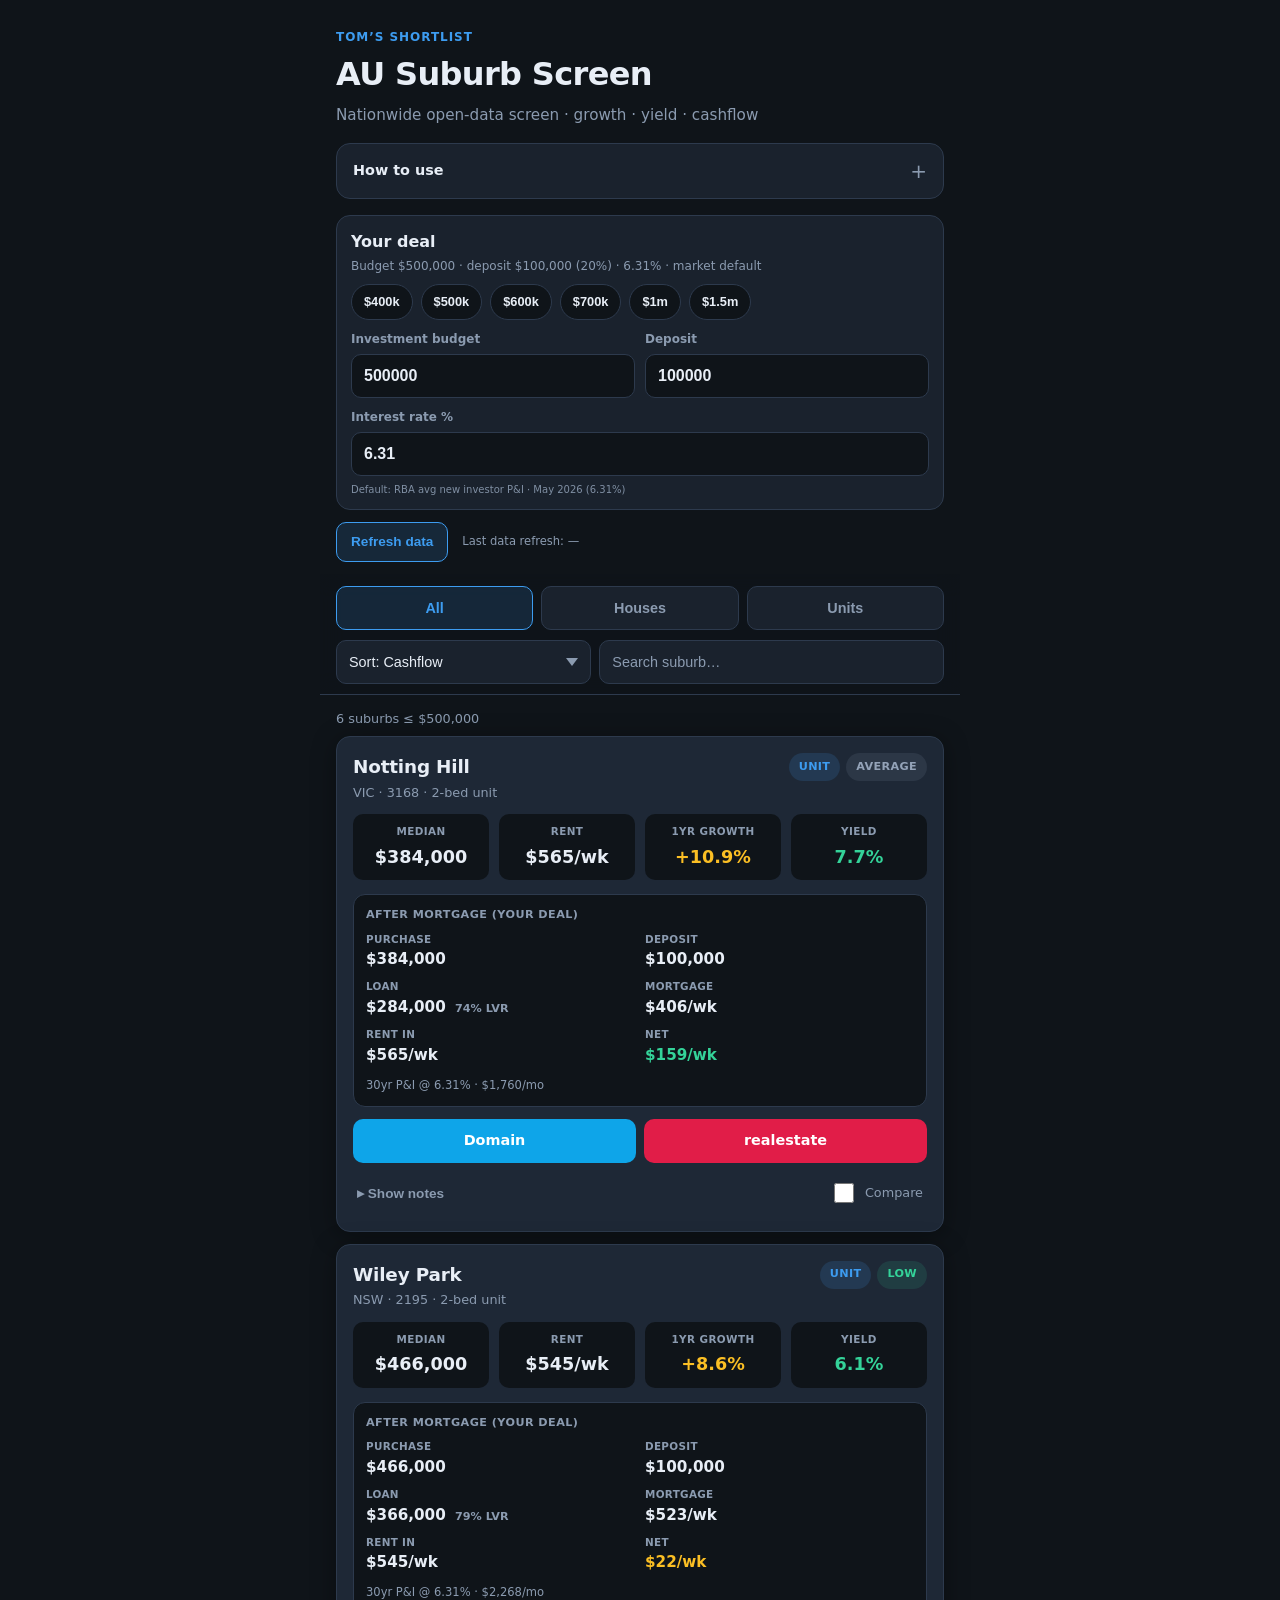
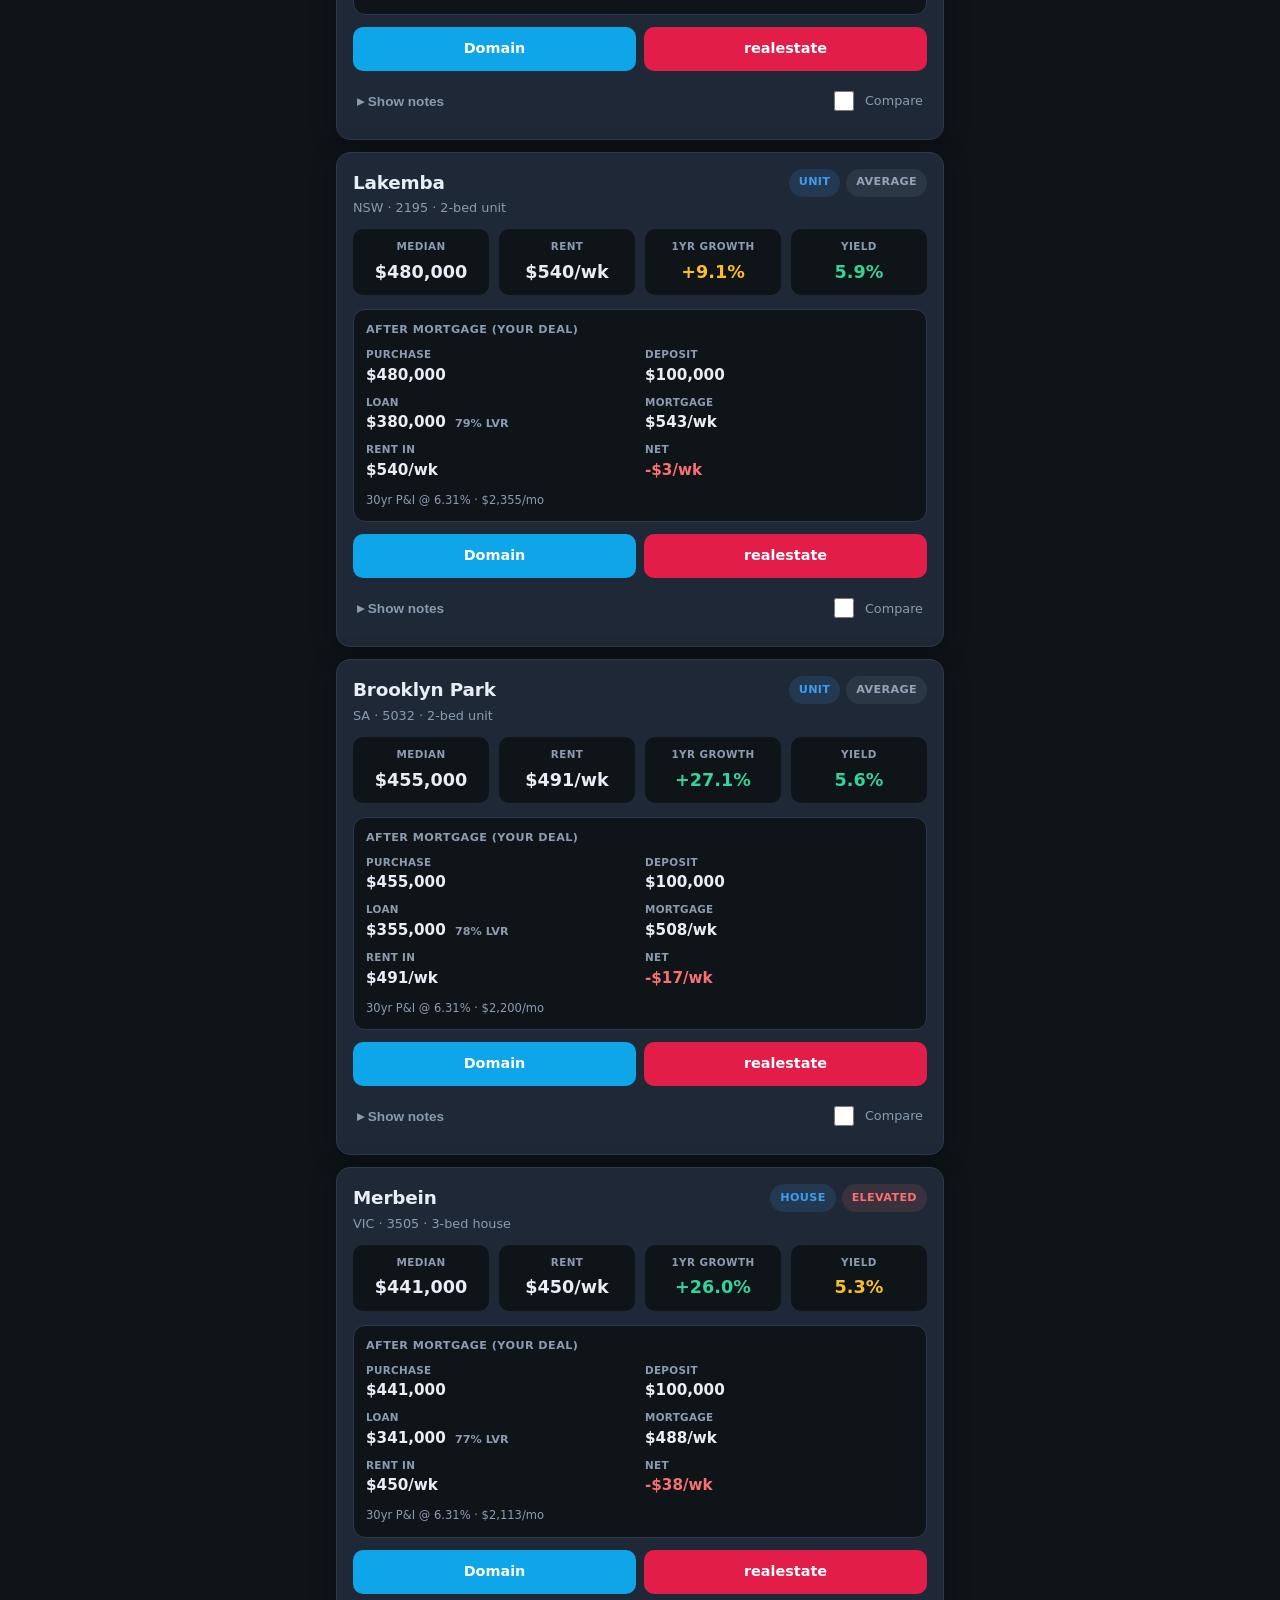
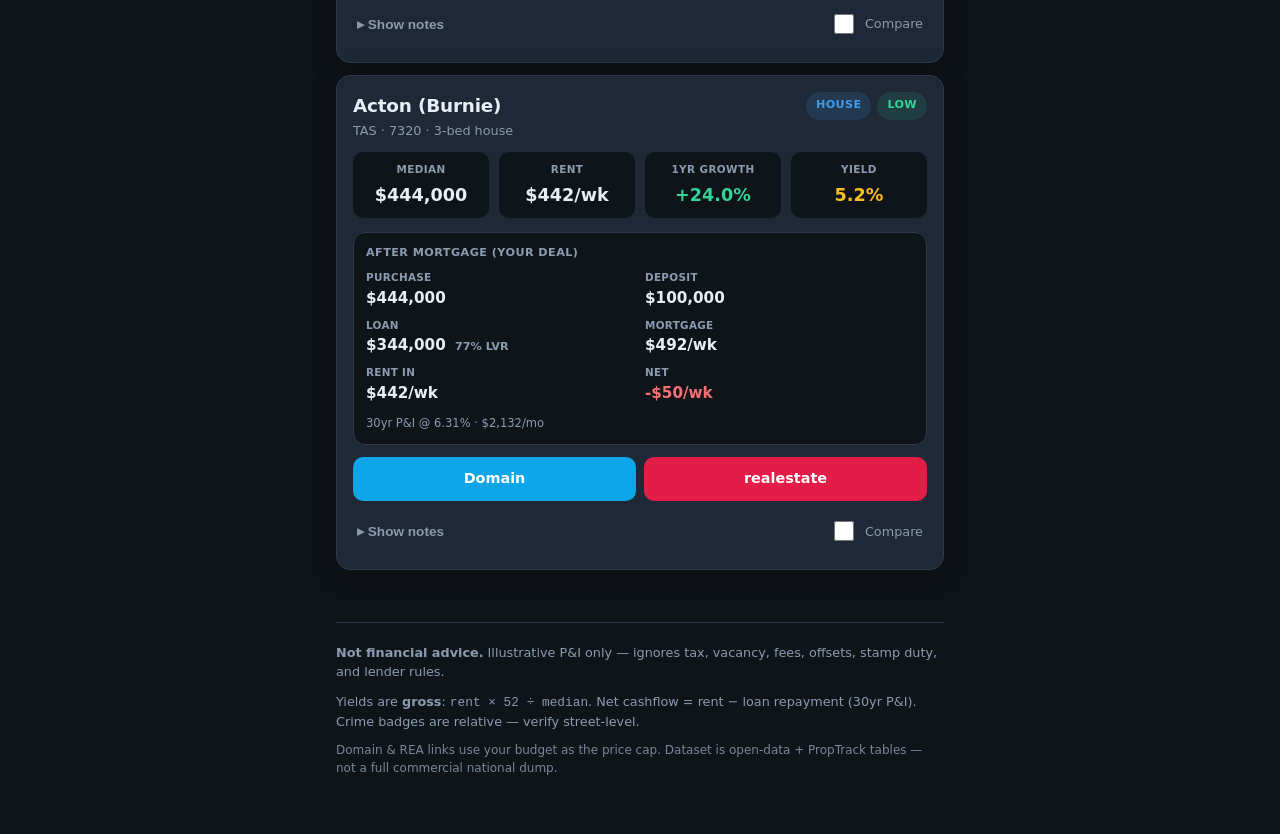
<file: index.html>
<!DOCTYPE html>
<html lang="en">
<head>
  <meta charset="UTF-8" />
  <meta name="viewport" content="width=device-width, initial-scale=1, viewport-fit=cover" />
  <meta name="theme-color" content="#0f1419" />
  <title>AU Suburb Shortlist — Investment Screen</title>
  <link rel="stylesheet" href="styles.css" />
</head>
<body>
  <div class="app">
    <header class="hero">
      <p class="eyebrow">Tom’s shortlist</p>
      <h1>AU Suburb Screen</h1>
      <p class="tagline">Nationwide open-data screen · growth · yield · cashflow</p>

      <details class="howto">
        <summary>How to use</summary>
        <ol>
          <li>Set your <strong>budget</strong>, <strong>deposit</strong>, and <strong>rate</strong> in Your deal (rate defaults to RBA investor average — override anytime).</li>
          <li>List filters to suburbs whose median fits your budget. Sort by cashflow, yield, growth, price, or crime.</li>
          <li>Each card shows rent vs mortgage and <strong>net $/wk</strong> after loan costs.</li>
          <li>Tap <strong>Domain</strong> / <strong>REA</strong> for listings capped at your budget.</li>
        </ol>
        <p class="howto-note">Coverage is partial — open government + PropTrack published tables, not every AU suburb. Use <strong>Refresh data</strong> to pull the latest published pack. Yield = rent × 52 ÷ median (gross). Cashflow: 30yr P&amp;I on (purchase − deposit). Not financial advice.</p>
      </details>
    </header>

    <section class="deal" id="deal" aria-label="Your deal">
      <div class="deal-top">
        <h2>Your deal</h2>
        <p class="deal-summary" id="finance-summary"></p>
      </div>
      <div class="deal-presets" aria-label="Budget presets">
        <button type="button" class="chip" data-budget="400000">$400k</button>
        <button type="button" class="chip" data-budget="500000">$500k</button>
        <button type="button" class="chip" data-budget="600000">$600k</button>
        <button type="button" class="chip" data-budget="700000">$700k</button>
        <button type="button" class="chip" data-budget="1000000">$1m</button>
        <button type="button" class="chip" data-budget="1500000">$1.5m</button>
      </div>
      <div class="deal-fields">
        <label class="field">
          <span>Investment budget</span>
          <input id="budget" type="number" inputmode="numeric" min="50000" step="10000" />
        </label>
        <label class="field">
          <span>Deposit</span>
          <input id="deposit" type="number" inputmode="numeric" min="0" step="5000" />
        </label>
        <label class="field field-rate">
          <span>Interest rate % <button type="button" class="linkish" id="rate-reset" hidden>Reset to market</button></span>
          <input id="rate" type="number" inputmode="decimal" min="0" max="20" step="0.01" />
          <small id="rate-hint">Default: RBA avg new investor P&amp;I · May 2026 (6.31%)</small>
        </label>
      </div>
    </section>


    <section class="data-bar" aria-label="Dataset">
      <div class="data-bar-row">
        <button type="button" class="btn-refresh" id="data-refresh">Refresh data</button>
        <p class="data-stamp" id="data-stamp">Last data refresh: —</p>
      </div>
      <p class="data-error" id="data-error" hidden></p>
    </section>

    <div class="filters" id="filters" role="search">
      <div class="type-tabs" role="tablist" aria-label="Property type">
        <button type="button" class="tab active" data-type="all" role="tab" aria-selected="true">All</button>
        <button type="button" class="tab" data-type="house" role="tab" aria-selected="false">Houses</button>
        <button type="button" class="tab" data-type="unit" role="tab" aria-selected="false">Units</button>
      </div>

      <div class="sort-row">
        <label class="sr-only" for="sort">Sort by</label>
        <select id="sort" class="sort-select">
          <option value="cashflow" selected>Sort: Cashflow</option>
          <option value="yield">Sort: Yield</option>
          <option value="growth">Sort: Growth</option>
          <option value="price">Sort: Price</option>
          <option value="crime">Sort: Crime</option>
        </select>
        <label class="search-wrap">
          <span class="sr-only">Search suburbs</span>
          <input type="search" id="search" placeholder="Search suburb…" autocomplete="off" />
        </label>
      </div>
    </div>

    <p class="count" id="count" aria-live="polite"></p>

    <main id="cards" class="cards" aria-label="Suburb shortlist"></main>

    <nav class="pager" id="pager" aria-label="Results pages" hidden></nav>

    <section class="compare" id="compare" hidden>
      <h2>Compare <span id="compare-count">0</span>/3</h2>
      <div class="compare-grid" id="compare-grid"></div>
      <button type="button" class="btn-clear" id="clear-compare">Clear comparison</button>
    </section>

    <footer class="footer">
      <p><strong>Not financial advice.</strong> Illustrative P&amp;I only — ignores tax, vacancy, fees, offsets, stamp duty, and lender rules.</p>
      <p>Yields are <strong>gross</strong>: <code>rent × 52 ÷ median</code>. Net cashflow = rent − loan repayment (30yr P&amp;I). Crime badges are relative — verify street-level.</p>
      <p class="footer-meta">Domain &amp; REA links use your budget as the price cap. Dataset is open-data + PropTrack tables — not a full commercial national dump.</p>
    </footer>
  </div>
  <script src="app.js"></script>
</body>
</html>
</file>
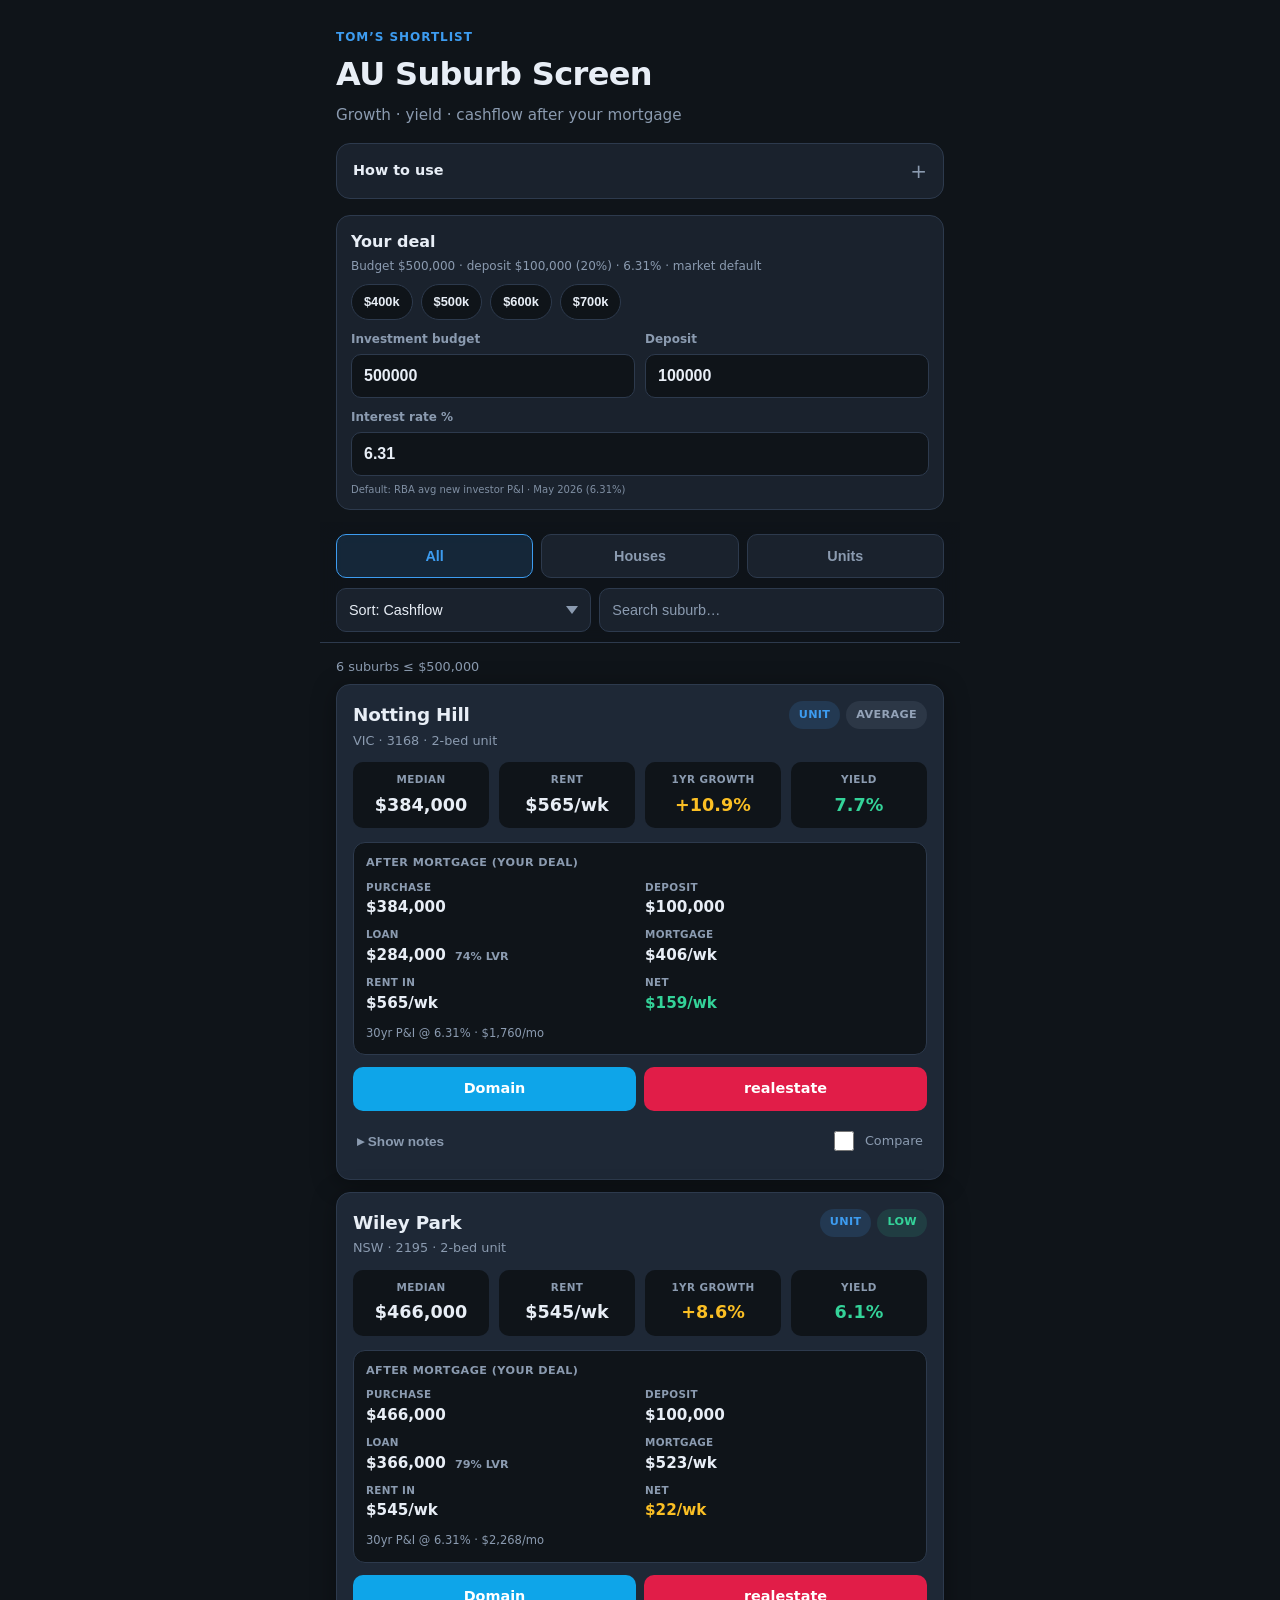
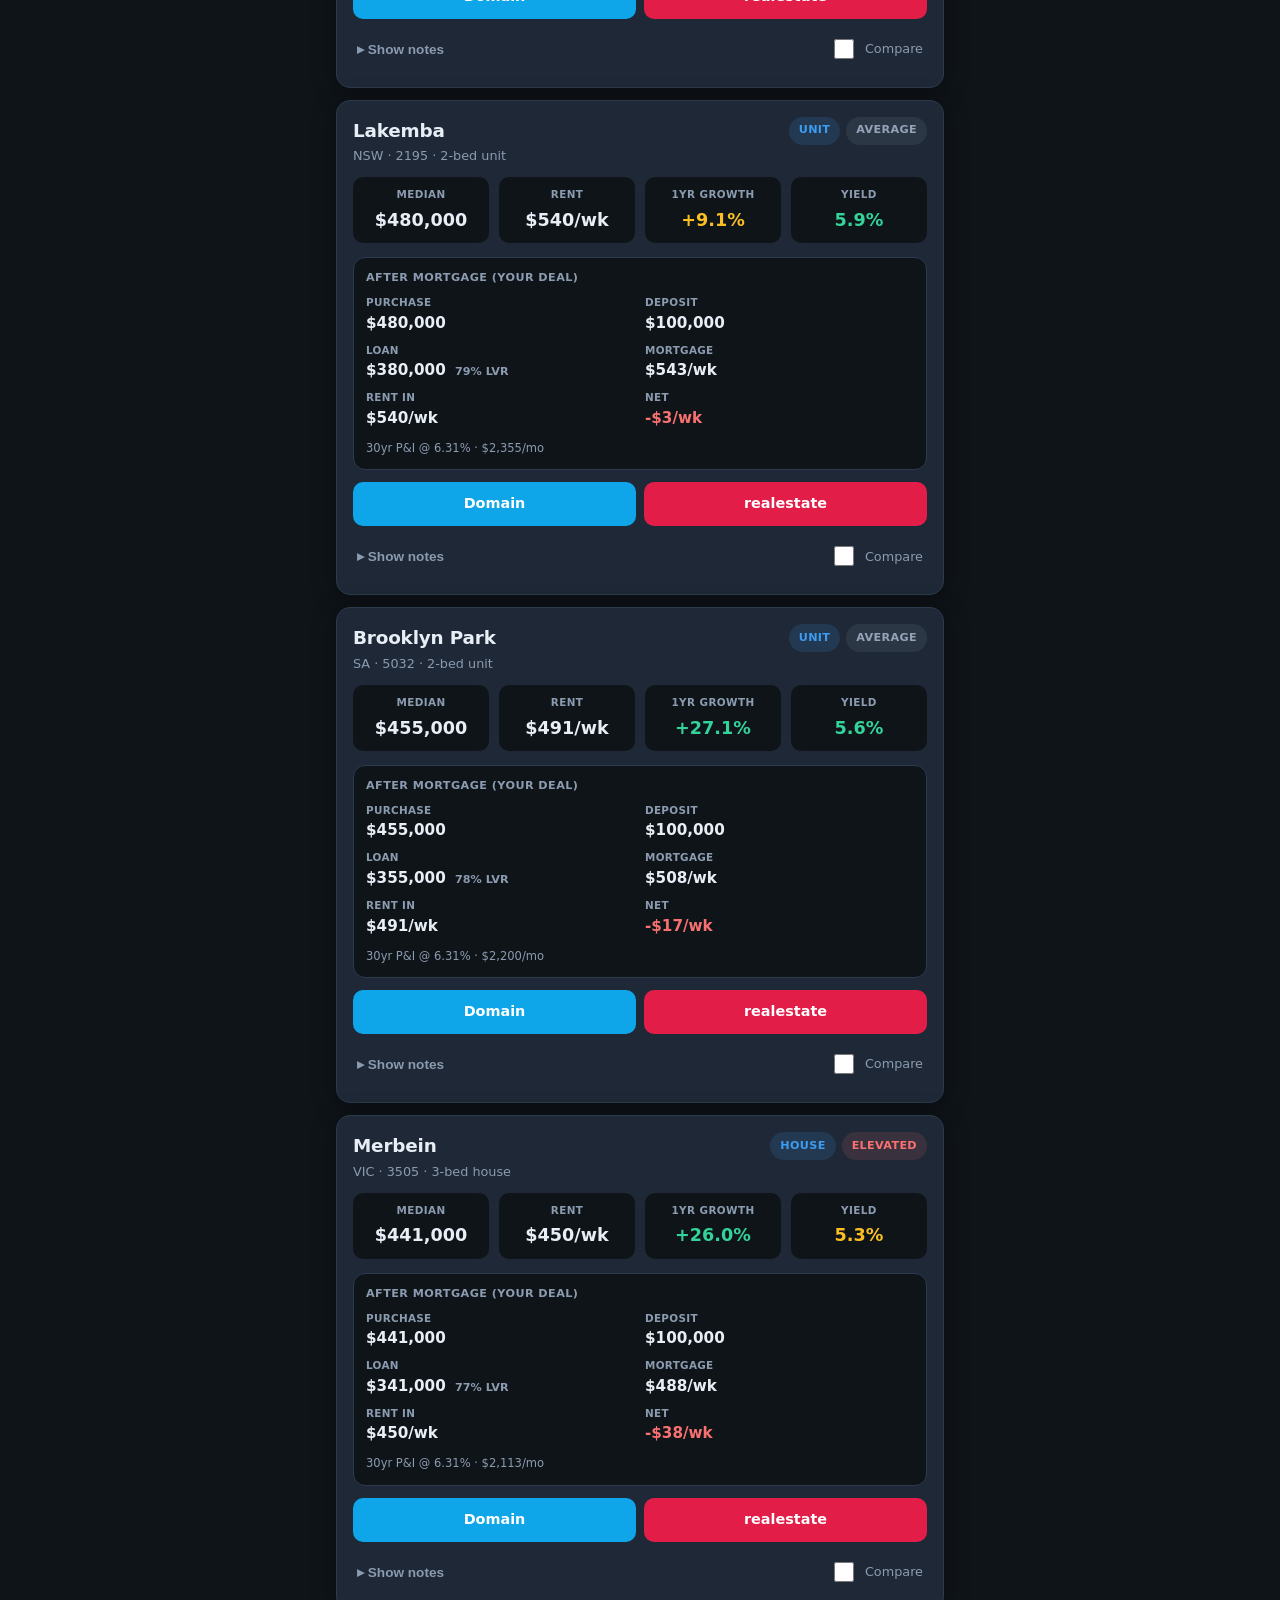
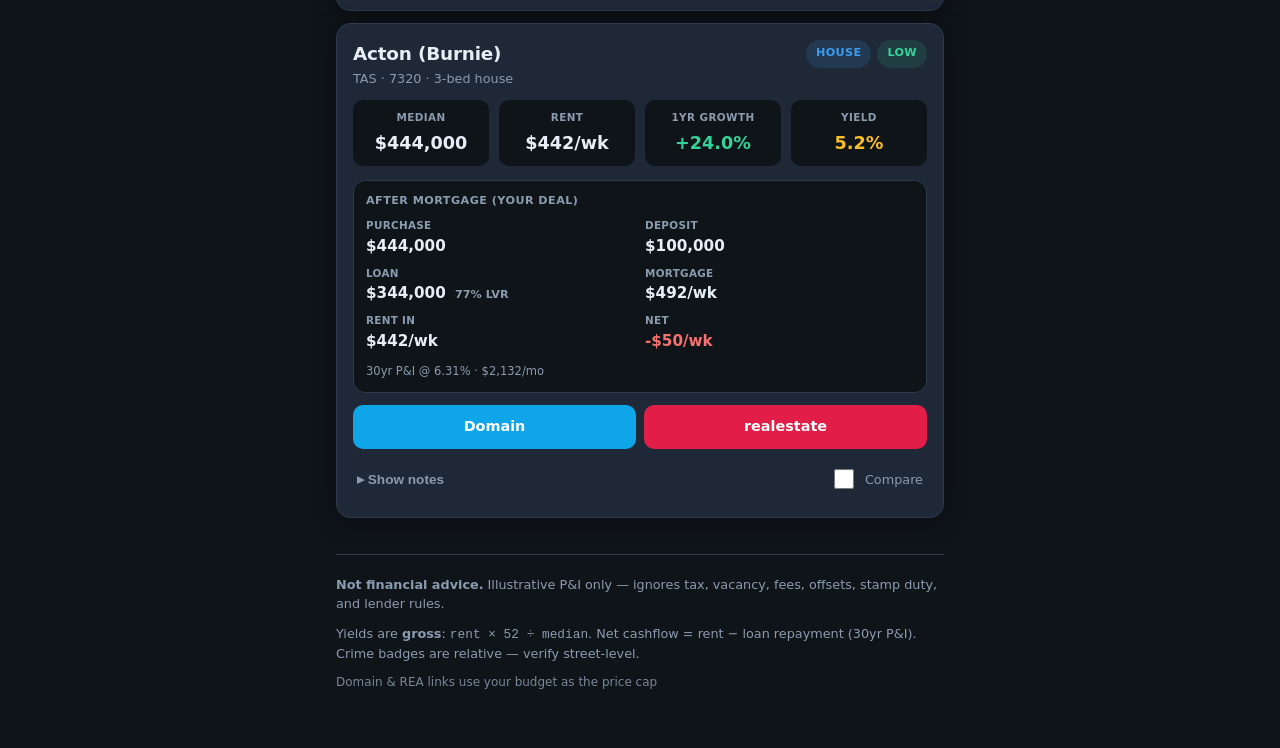
<file: index.multi.html>
<!DOCTYPE html>
<html lang="en">
<head>
  <meta charset="UTF-8" />
  <meta name="viewport" content="width=device-width, initial-scale=1, viewport-fit=cover" />
  <meta name="theme-color" content="#0f1419" />
  <title>AU Suburb Shortlist — Investment Screen</title>
  <link rel="stylesheet" href="styles.css" />
</head>
<body>
  <div class="app">
    <header class="hero">
      <p class="eyebrow">Tom’s shortlist</p>
      <h1>AU Suburb Screen</h1>
      <p class="tagline">Growth · yield · cashflow after your mortgage</p>

      <details class="howto">
        <summary>How to use</summary>
        <ol>
          <li>Set your <strong>budget</strong>, <strong>deposit</strong>, and <strong>rate</strong> in Your deal (rate defaults to RBA investor average — override anytime).</li>
          <li>List filters to suburbs whose median fits your budget. Sort by cashflow, yield, growth, price, or crime.</li>
          <li>Each card shows rent vs mortgage and <strong>net $/wk</strong> after loan costs.</li>
          <li>Tap <strong>Domain</strong> / <strong>REA</strong> for listings capped at your budget.</li>
        </ol>
        <p class="howto-note">Yield = rent × 52 ÷ median (gross). Cashflow uses 30-year P&amp;I on (purchase − deposit). Typ. 2-bed units / 3-bed houses. Not financial advice.</p>
      </details>
    </header>

    <section class="deal" id="deal" aria-label="Your deal">
      <div class="deal-top">
        <h2>Your deal</h2>
        <p class="deal-summary" id="finance-summary"></p>
      </div>
      <div class="deal-presets" aria-label="Budget presets">
        <button type="button" class="chip" data-budget="400000">$400k</button>
        <button type="button" class="chip" data-budget="500000">$500k</button>
        <button type="button" class="chip" data-budget="600000">$600k</button>
        <button type="button" class="chip" data-budget="700000">$700k</button>
      </div>
      <div class="deal-fields">
        <label class="field">
          <span>Investment budget</span>
          <input id="budget" type="number" inputmode="numeric" min="50000" step="10000" />
        </label>
        <label class="field">
          <span>Deposit</span>
          <input id="deposit" type="number" inputmode="numeric" min="0" step="5000" />
        </label>
        <label class="field field-rate">
          <span>Interest rate % <button type="button" class="linkish" id="rate-reset" hidden>Reset to market</button></span>
          <input id="rate" type="number" inputmode="decimal" min="0" max="20" step="0.01" />
          <small id="rate-hint">Default: RBA avg new investor P&amp;I · May 2026 (6.31%)</small>
        </label>
      </div>
    </section>

    <div class="filters" id="filters" role="search">
      <div class="type-tabs" role="tablist" aria-label="Property type">
        <button type="button" class="tab active" data-type="all" role="tab" aria-selected="true">All</button>
        <button type="button" class="tab" data-type="house" role="tab" aria-selected="false">Houses</button>
        <button type="button" class="tab" data-type="unit" role="tab" aria-selected="false">Units</button>
      </div>

      <div class="sort-row">
        <label class="sr-only" for="sort">Sort by</label>
        <select id="sort" class="sort-select">
          <option value="cashflow" selected>Sort: Cashflow</option>
          <option value="yield">Sort: Yield</option>
          <option value="growth">Sort: Growth</option>
          <option value="price">Sort: Price</option>
          <option value="crime">Sort: Crime</option>
        </select>
        <label class="search-wrap">
          <span class="sr-only">Search suburbs</span>
          <input type="search" id="search" placeholder="Search suburb…" autocomplete="off" />
        </label>
      </div>
    </div>

    <p class="count" id="count" aria-live="polite"></p>

    <main id="cards" class="cards" aria-label="Suburb shortlist"></main>

    <section class="compare" id="compare" hidden>
      <h2>Compare <span id="compare-count">0</span>/3</h2>
      <div class="compare-grid" id="compare-grid"></div>
      <button type="button" class="btn-clear" id="clear-compare">Clear comparison</button>
    </section>

    <footer class="footer">
      <p><strong>Not financial advice.</strong> Illustrative P&amp;I only — ignores tax, vacancy, fees, offsets, stamp duty, and lender rules.</p>
      <p>Yields are <strong>gross</strong>: <code>rent × 52 ÷ median</code>. Net cashflow = rent − loan repayment (30yr P&amp;I). Crime badges are relative — verify street-level.</p>
      <p class="footer-meta">Domain &amp; REA links use your budget as the price cap</p>
    </footer>
  </div>
  <script src="app.js"></script>
</body>
</html>
</file>
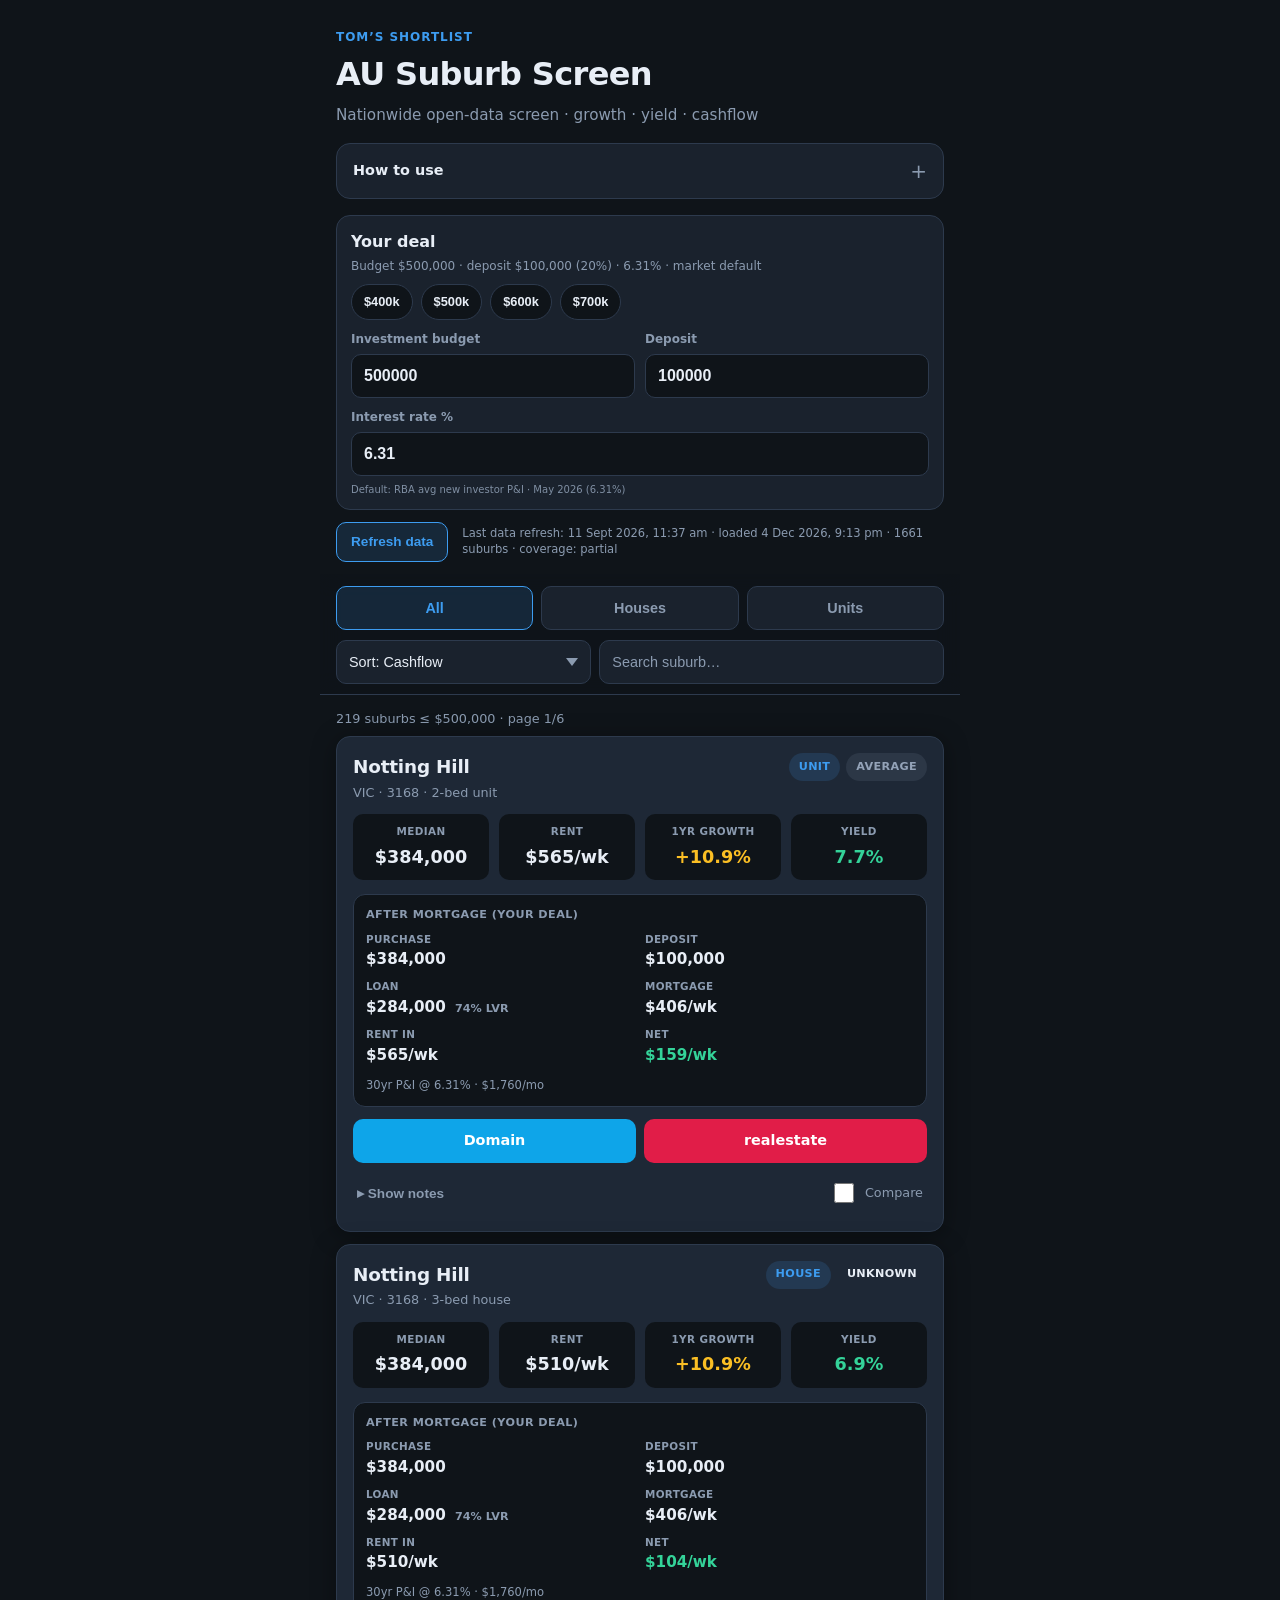
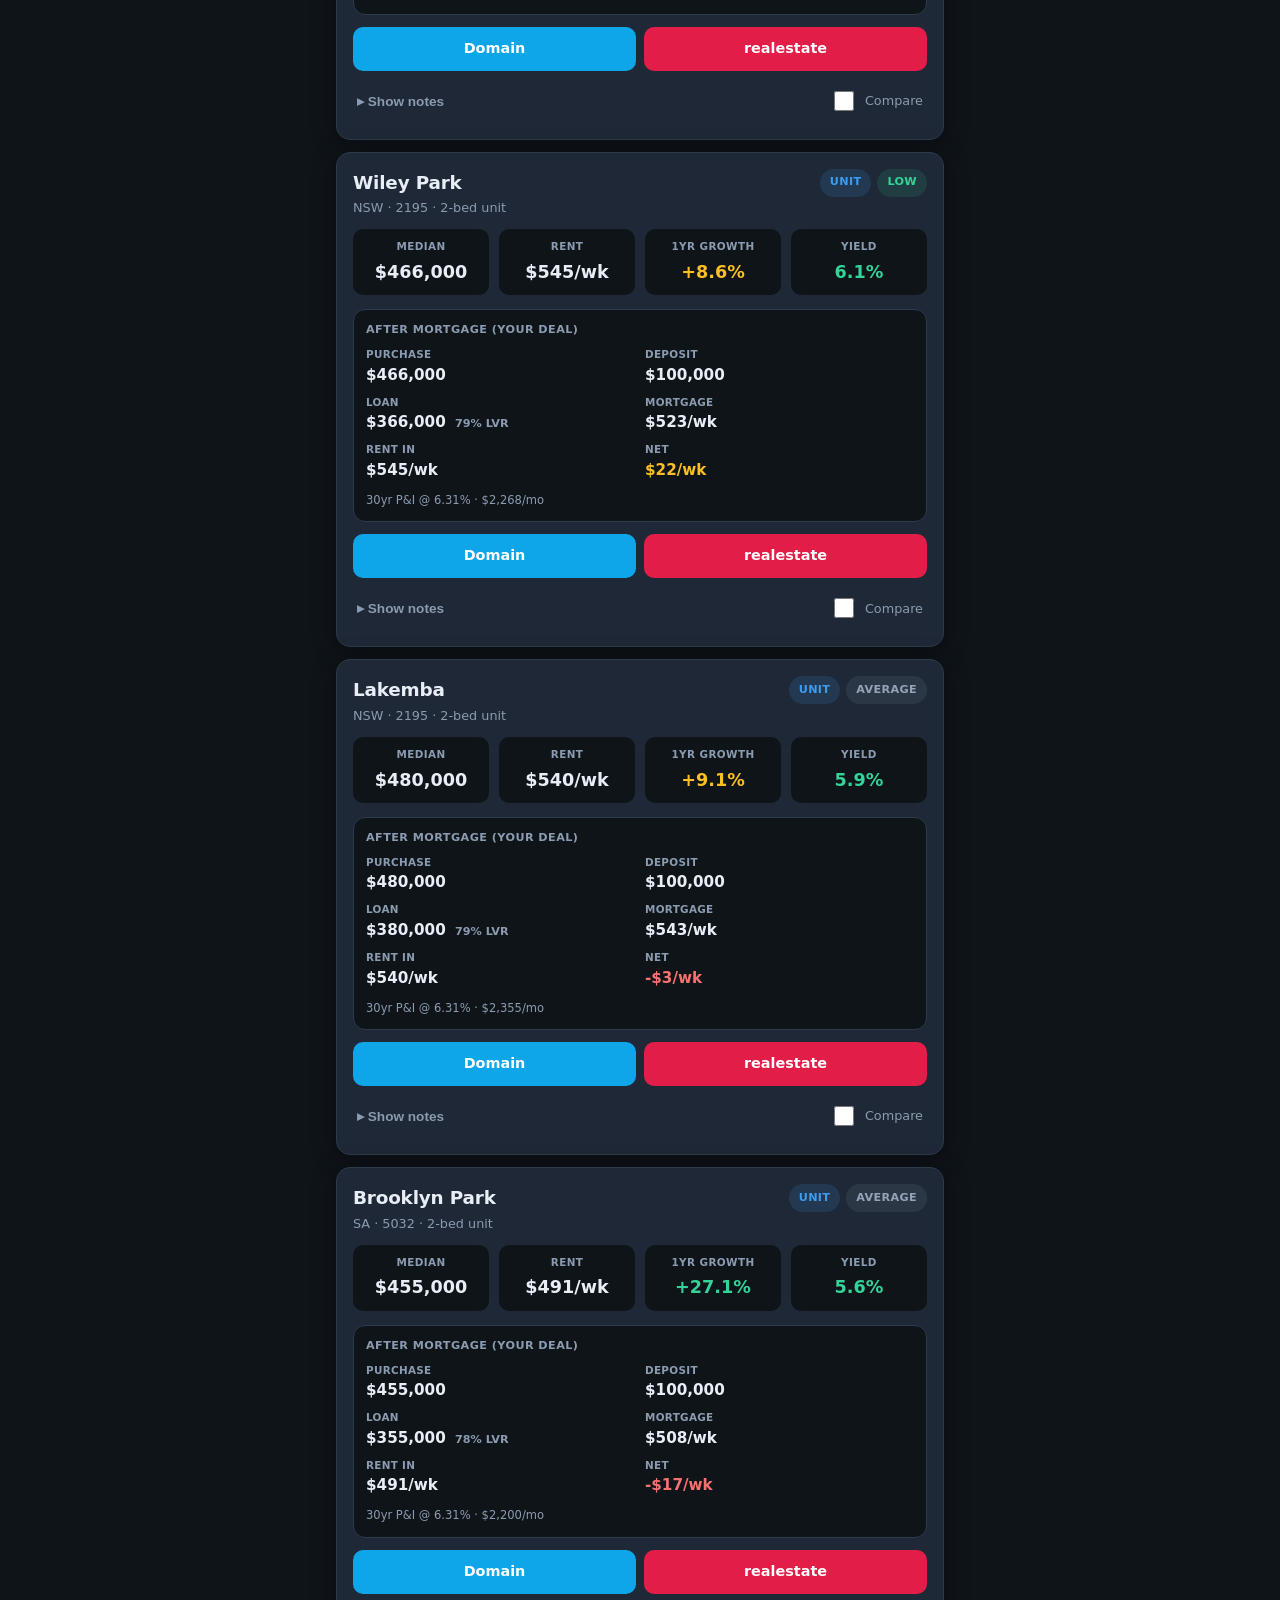
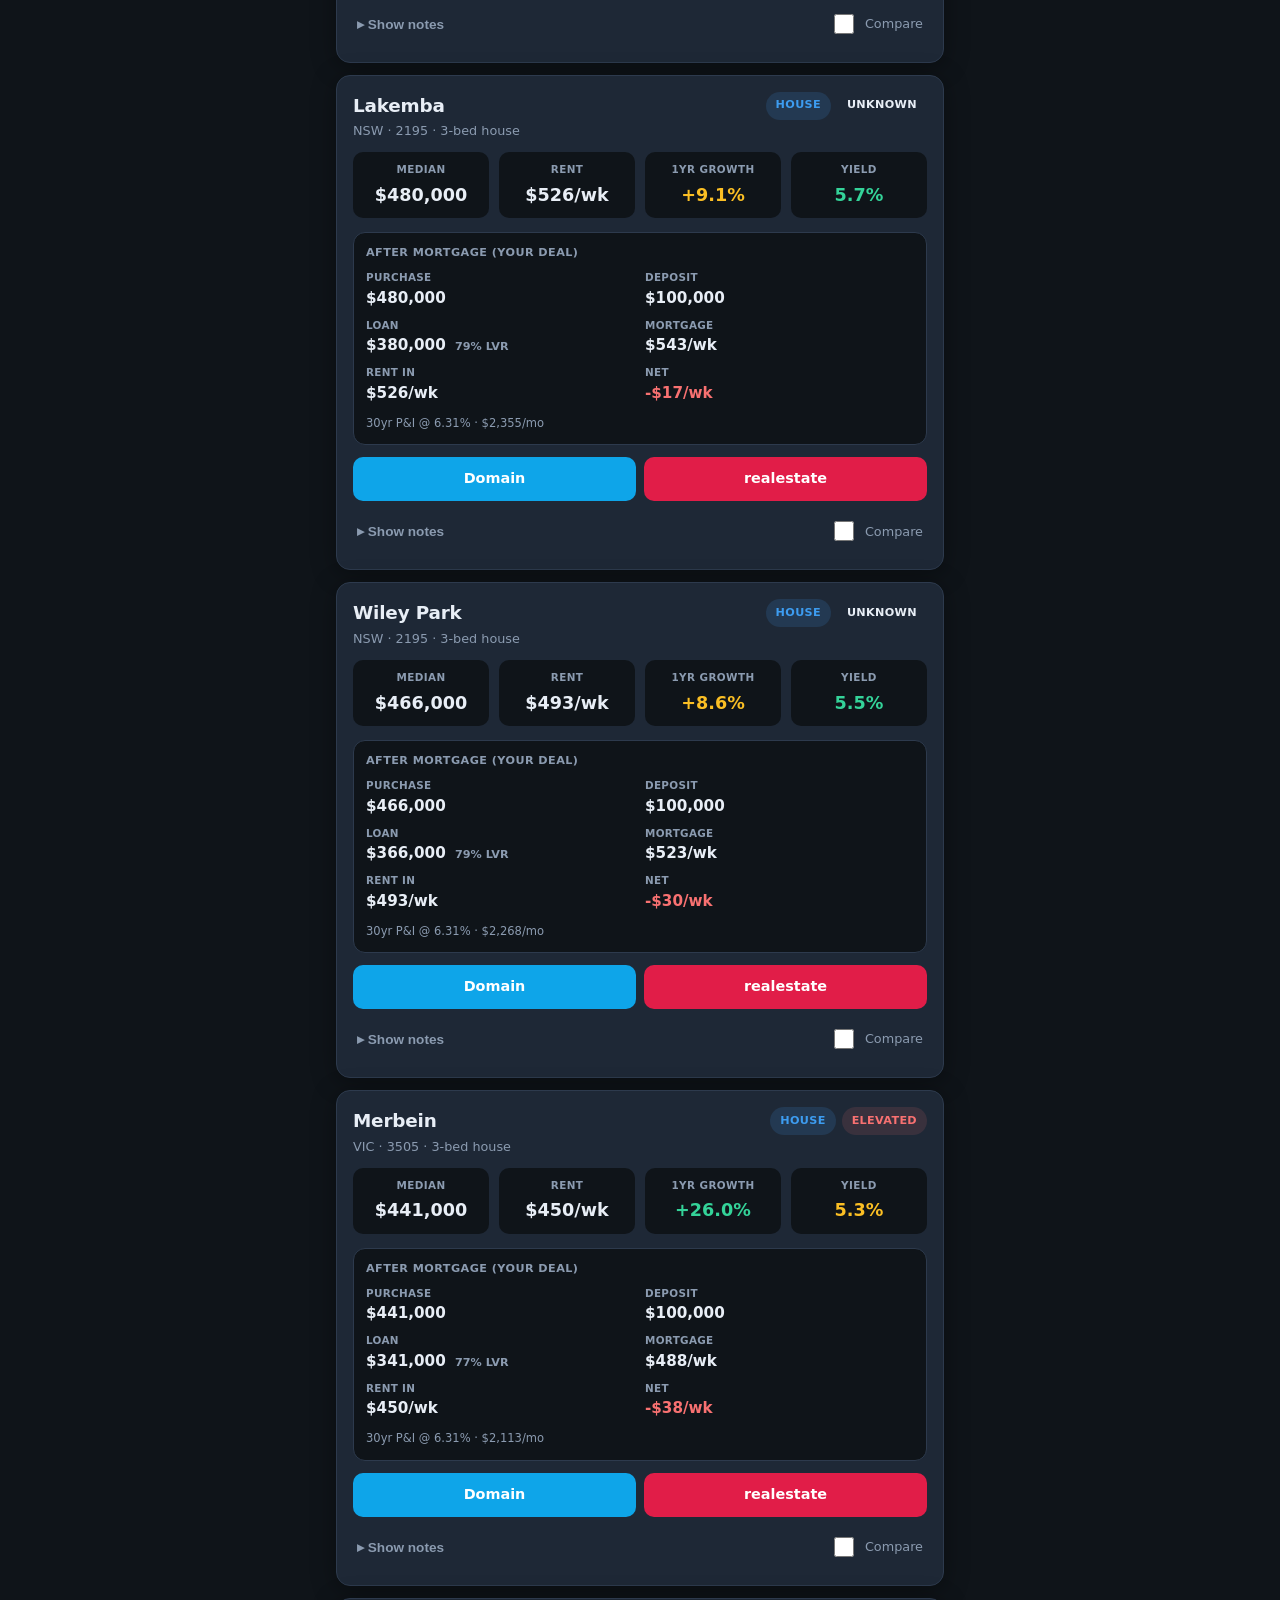
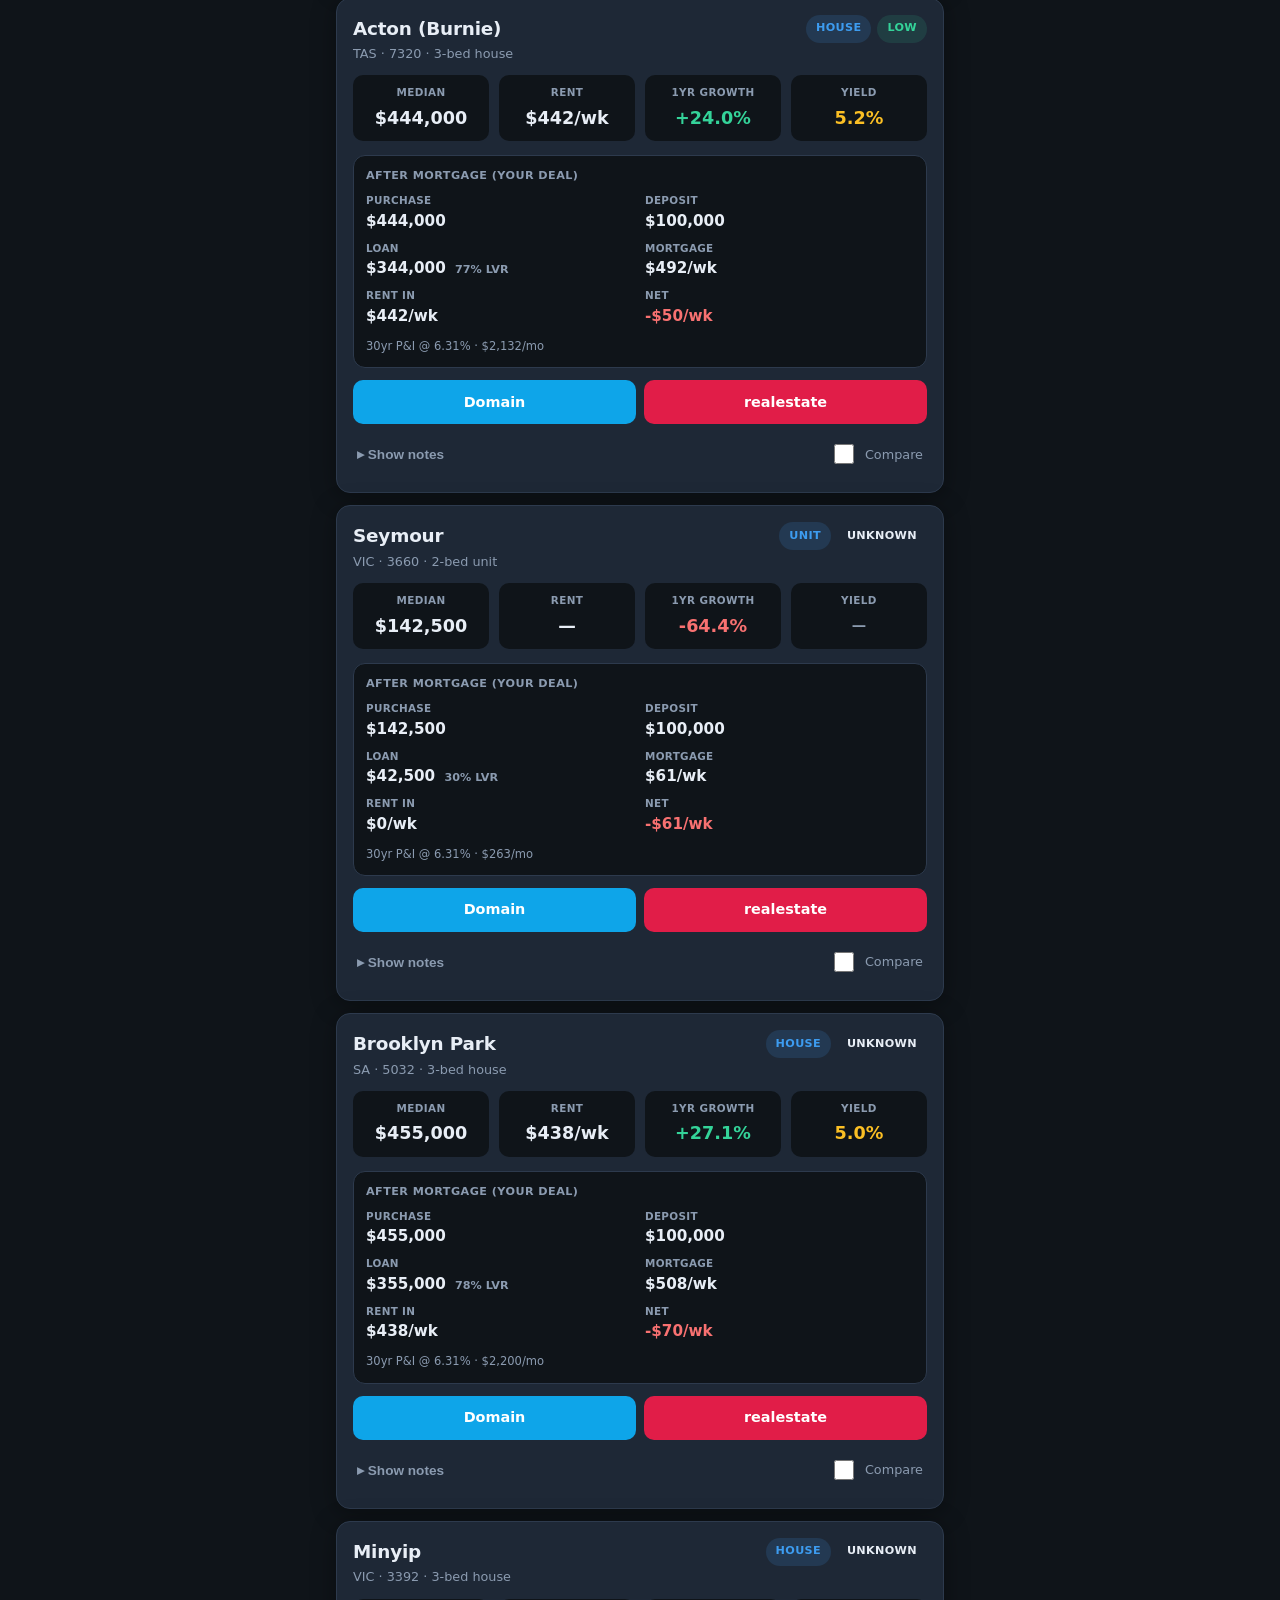
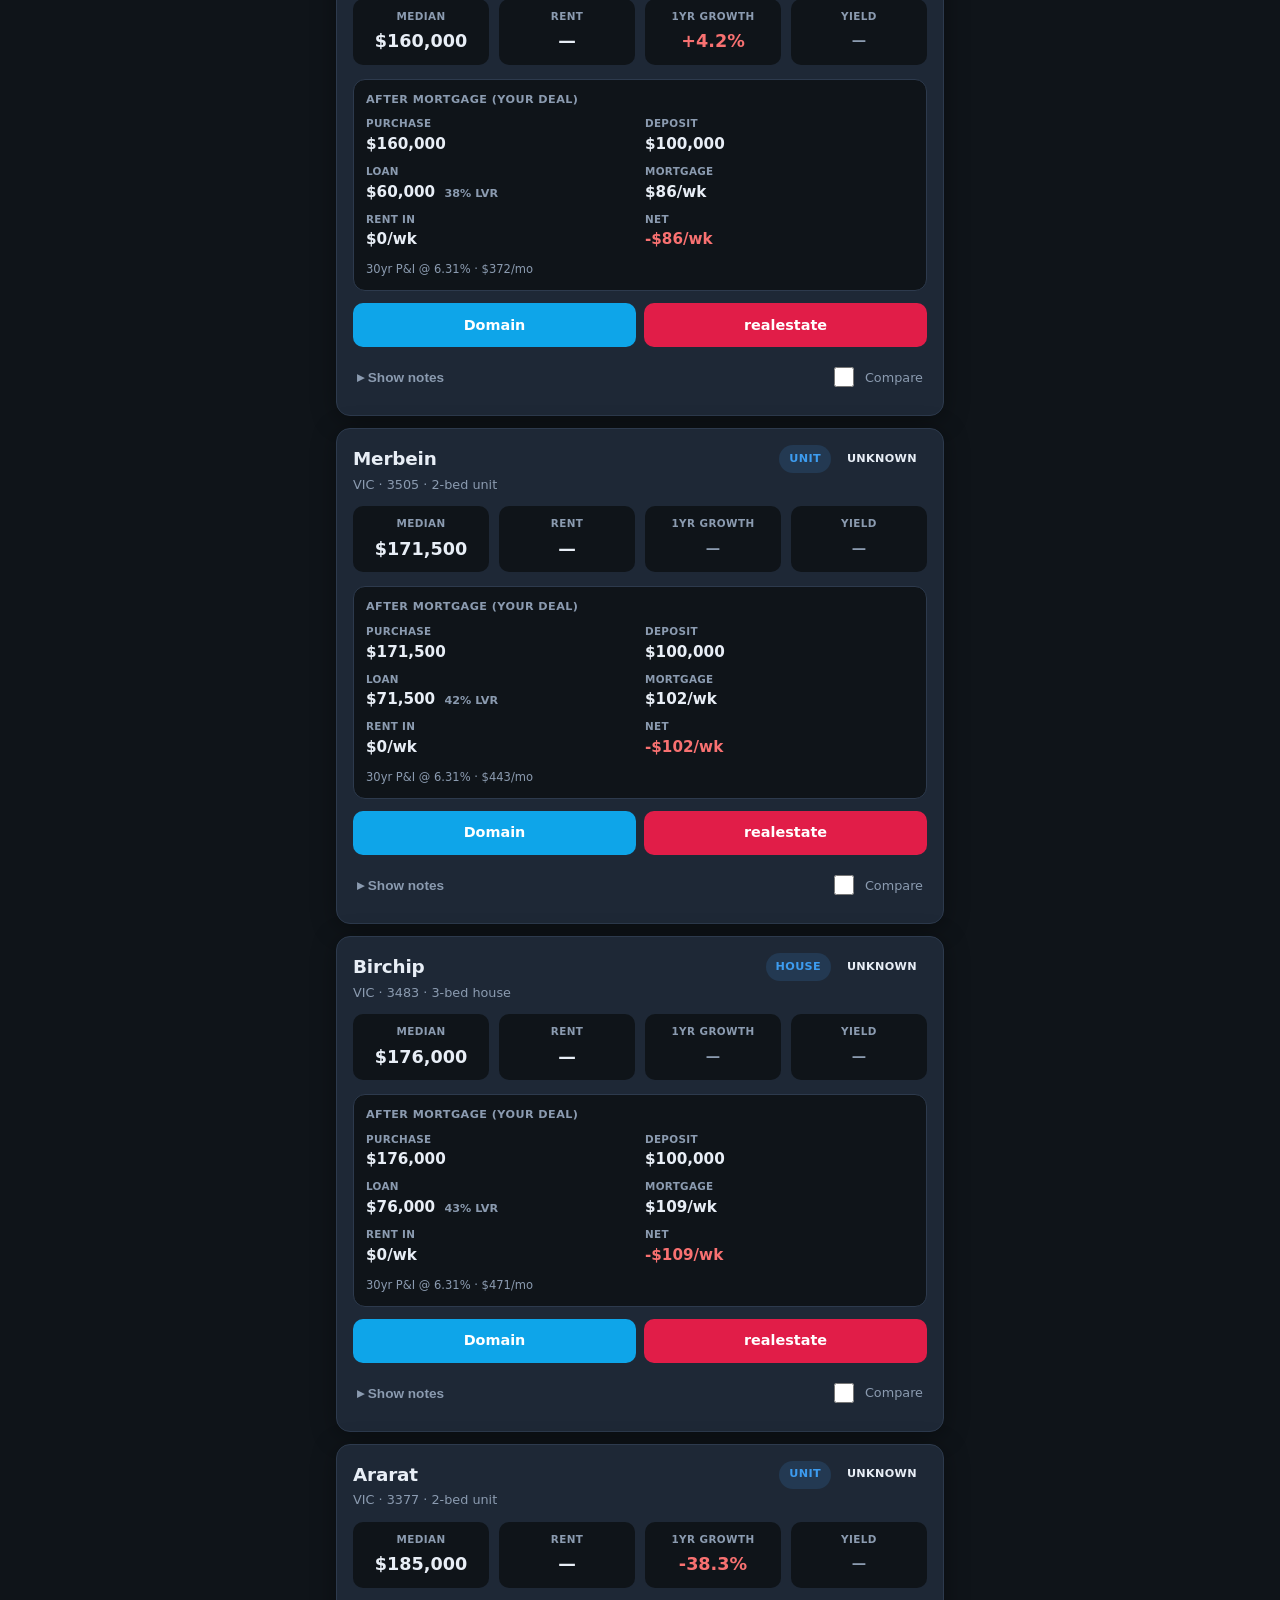
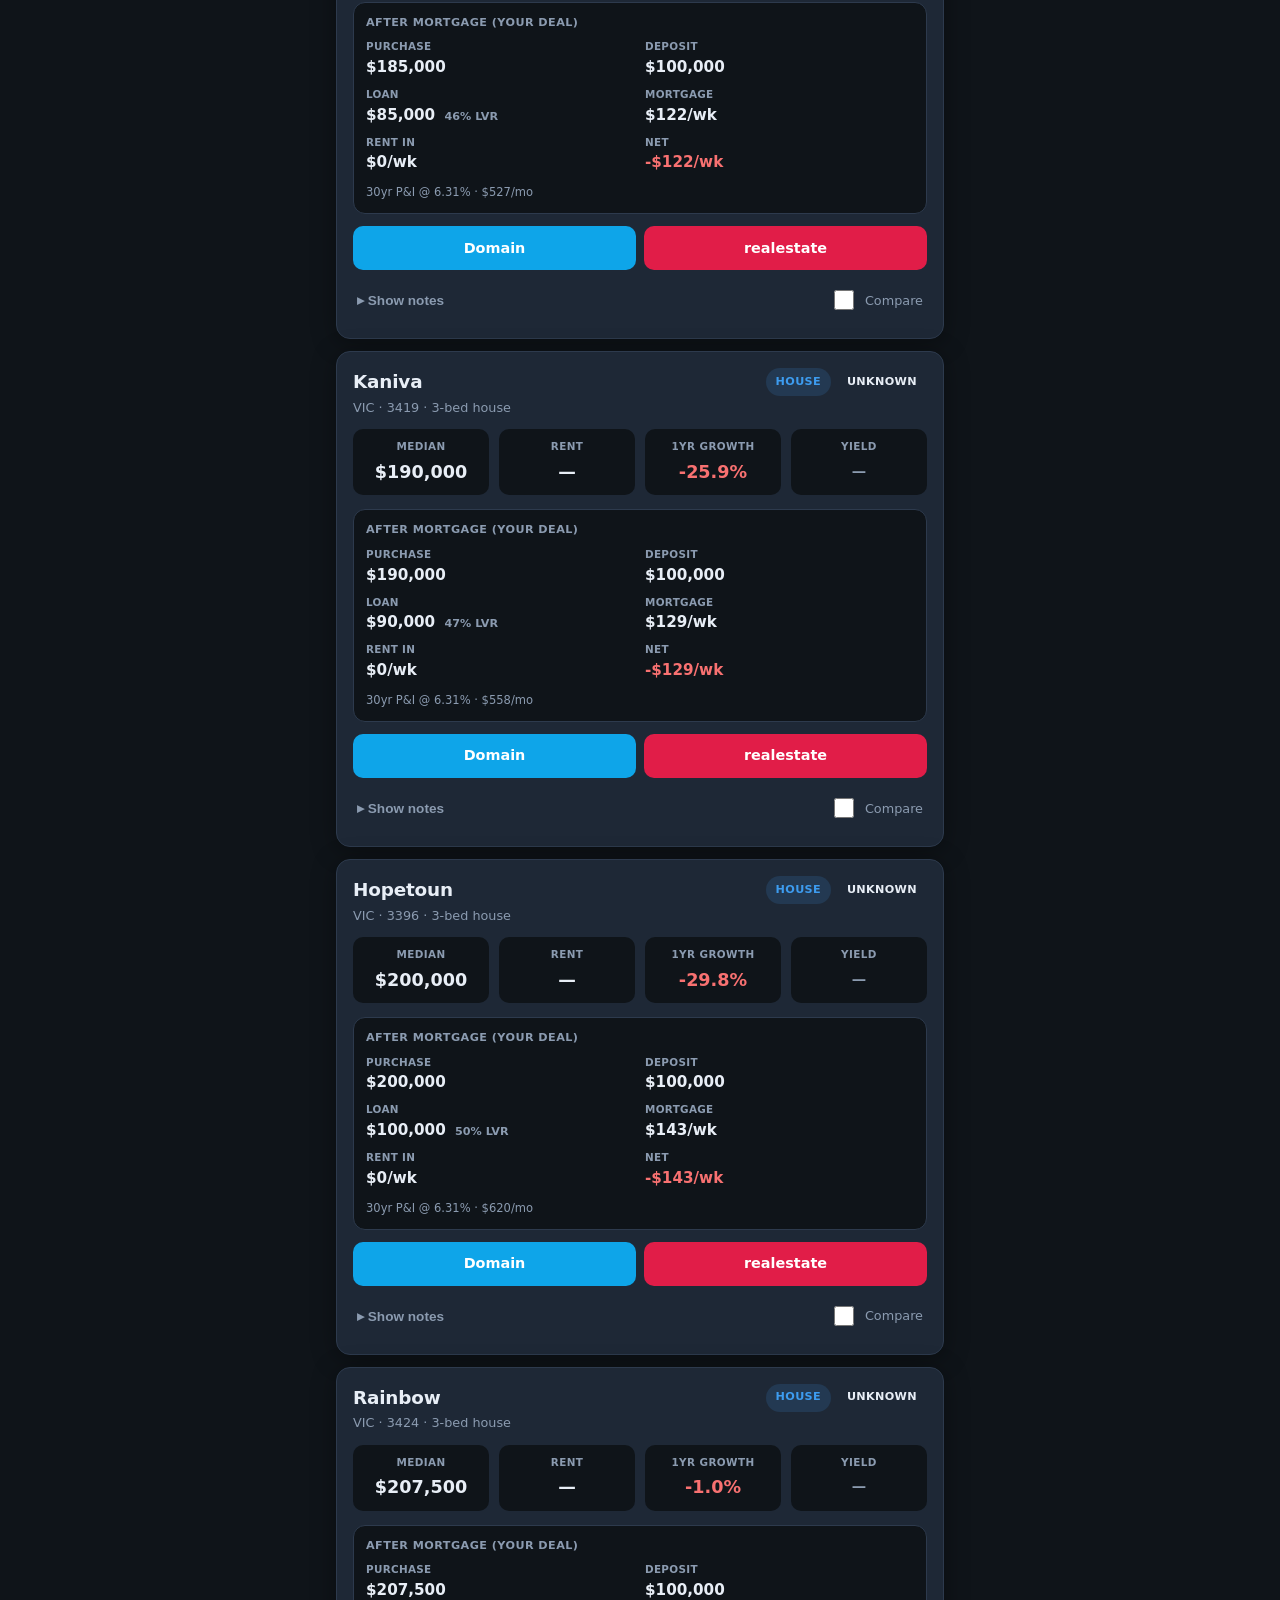
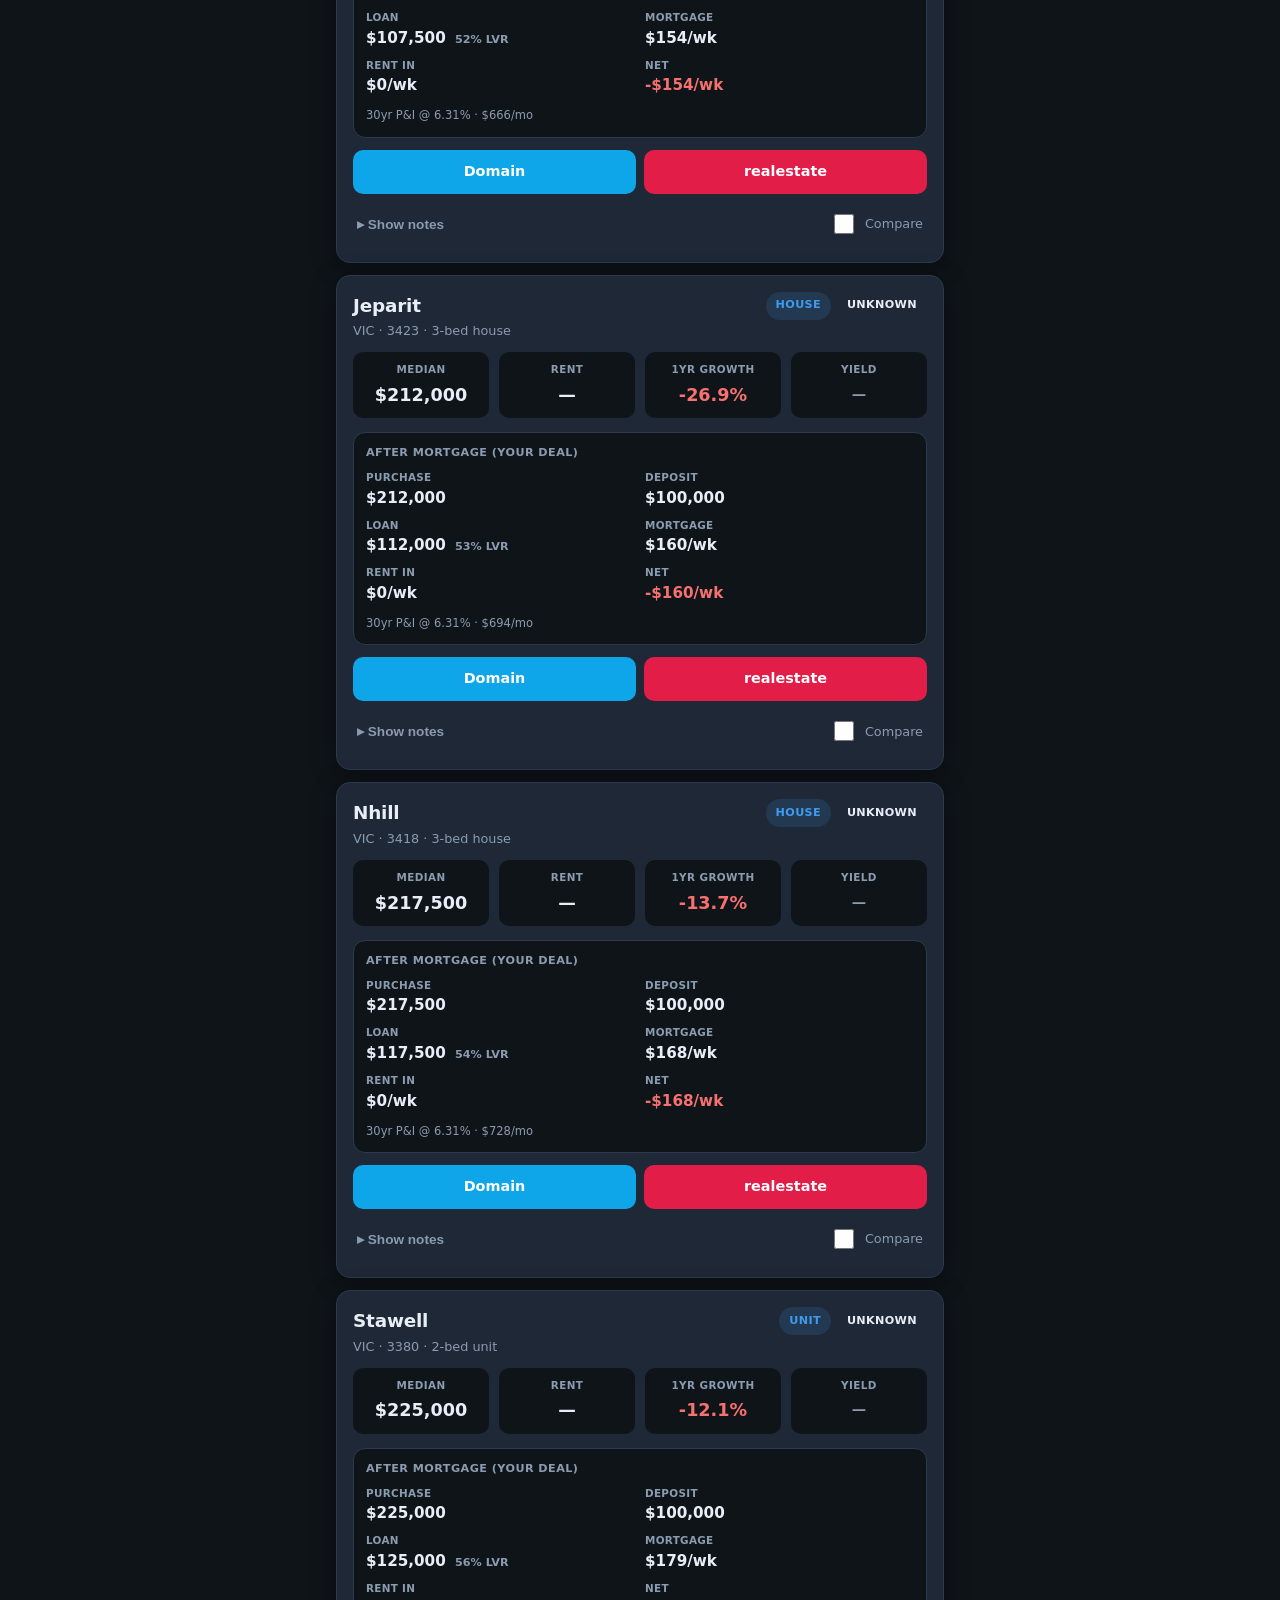
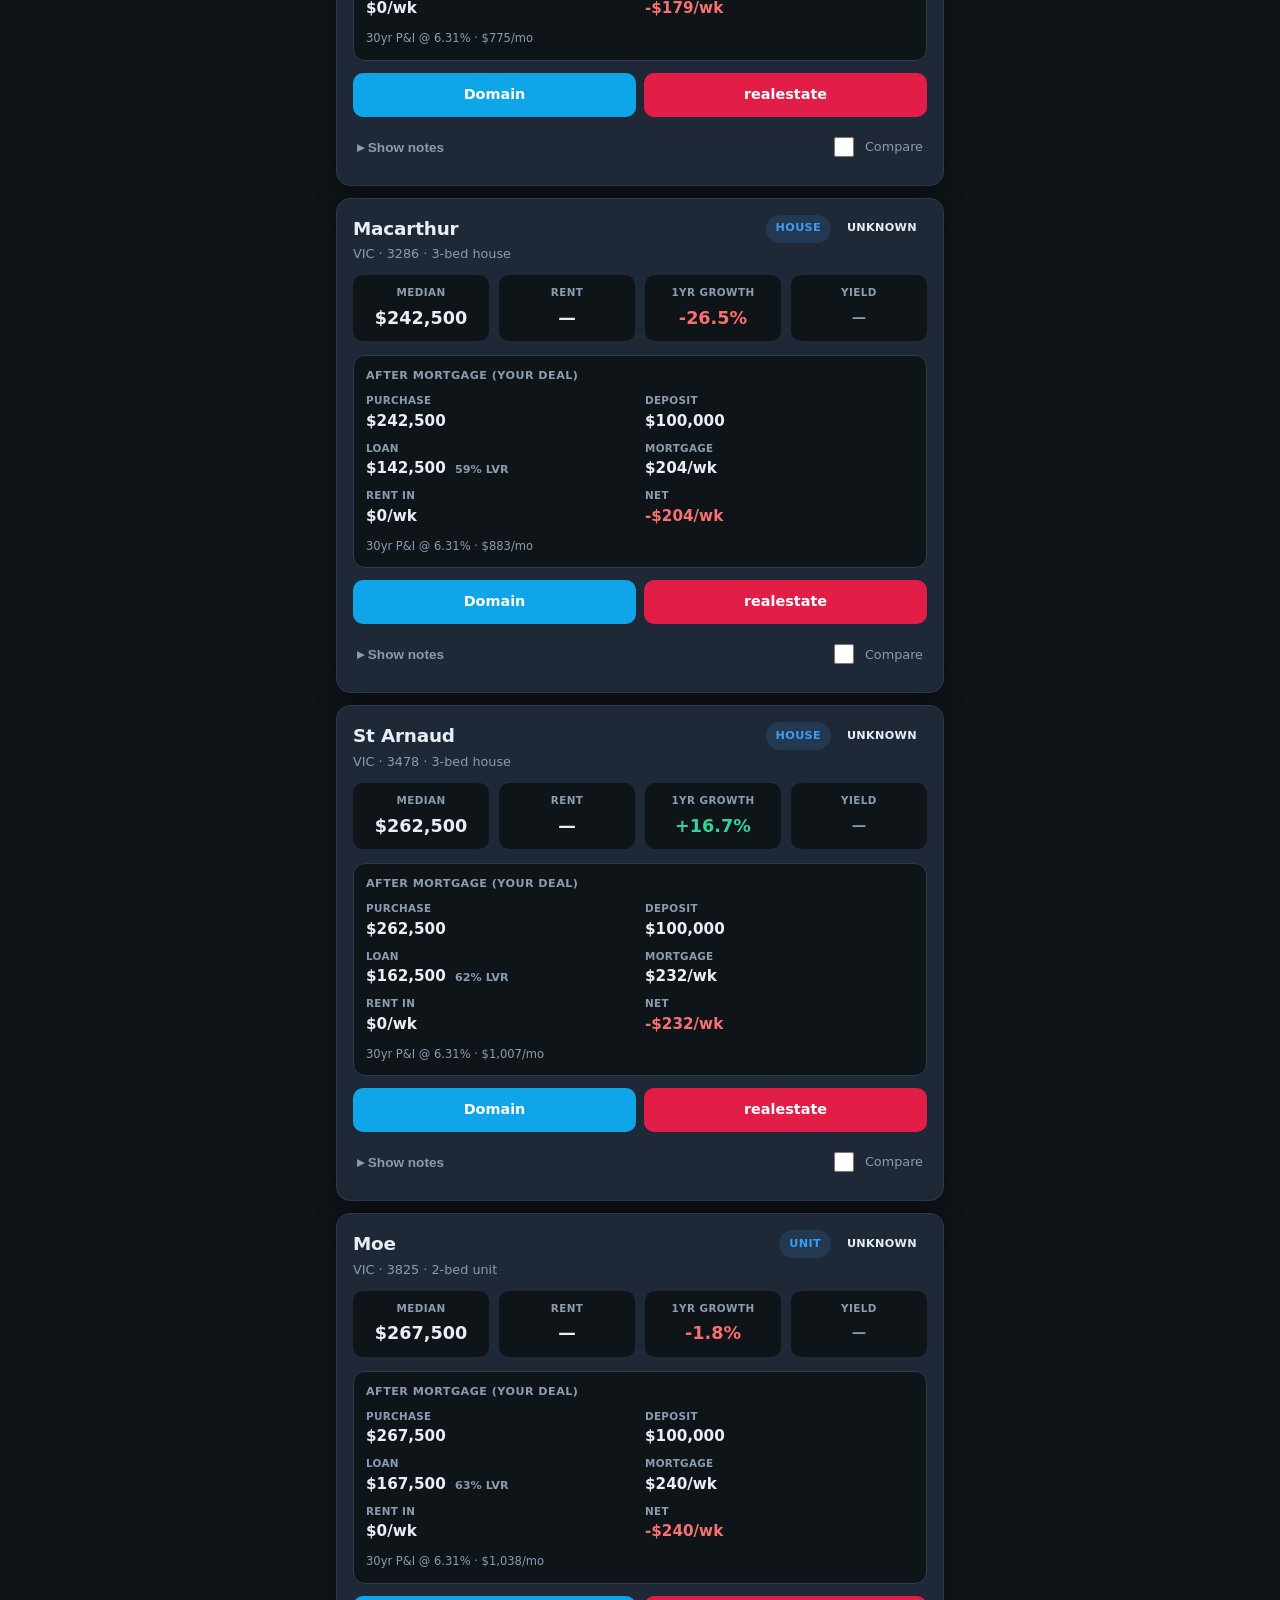
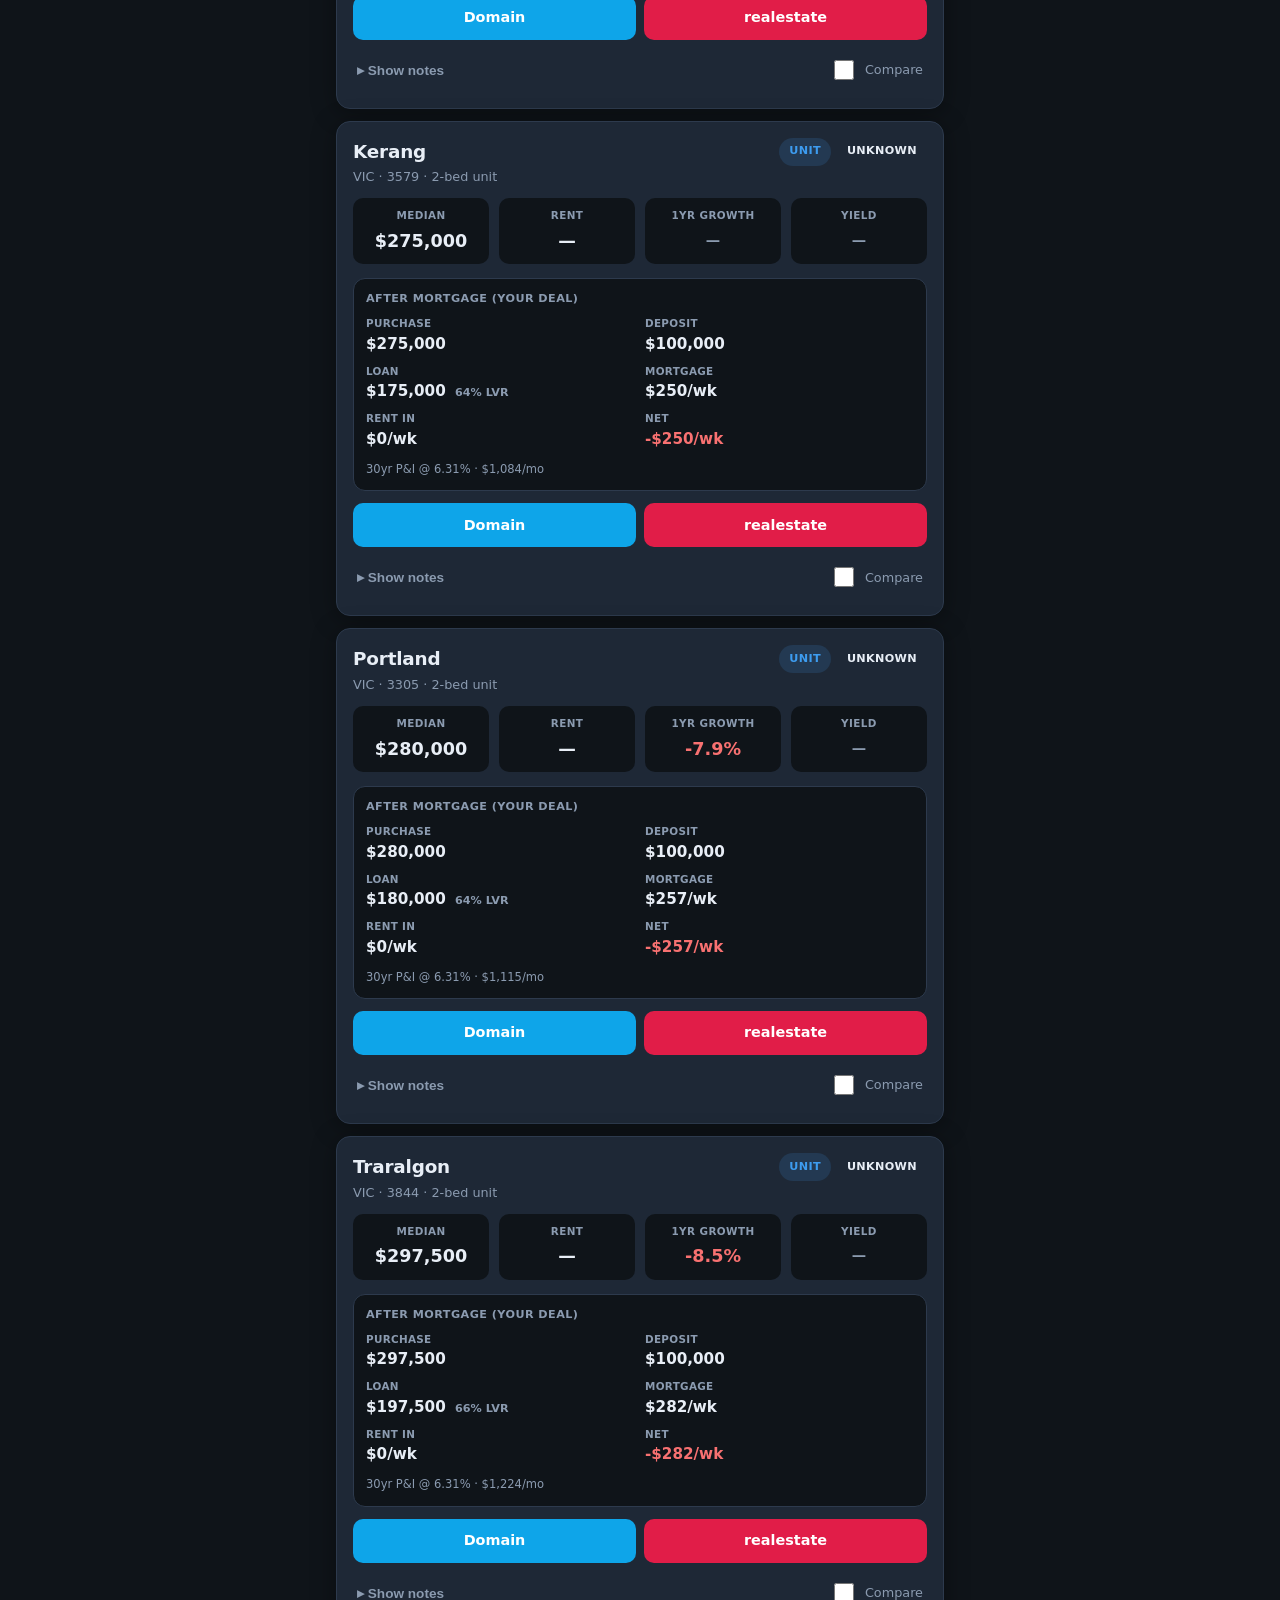
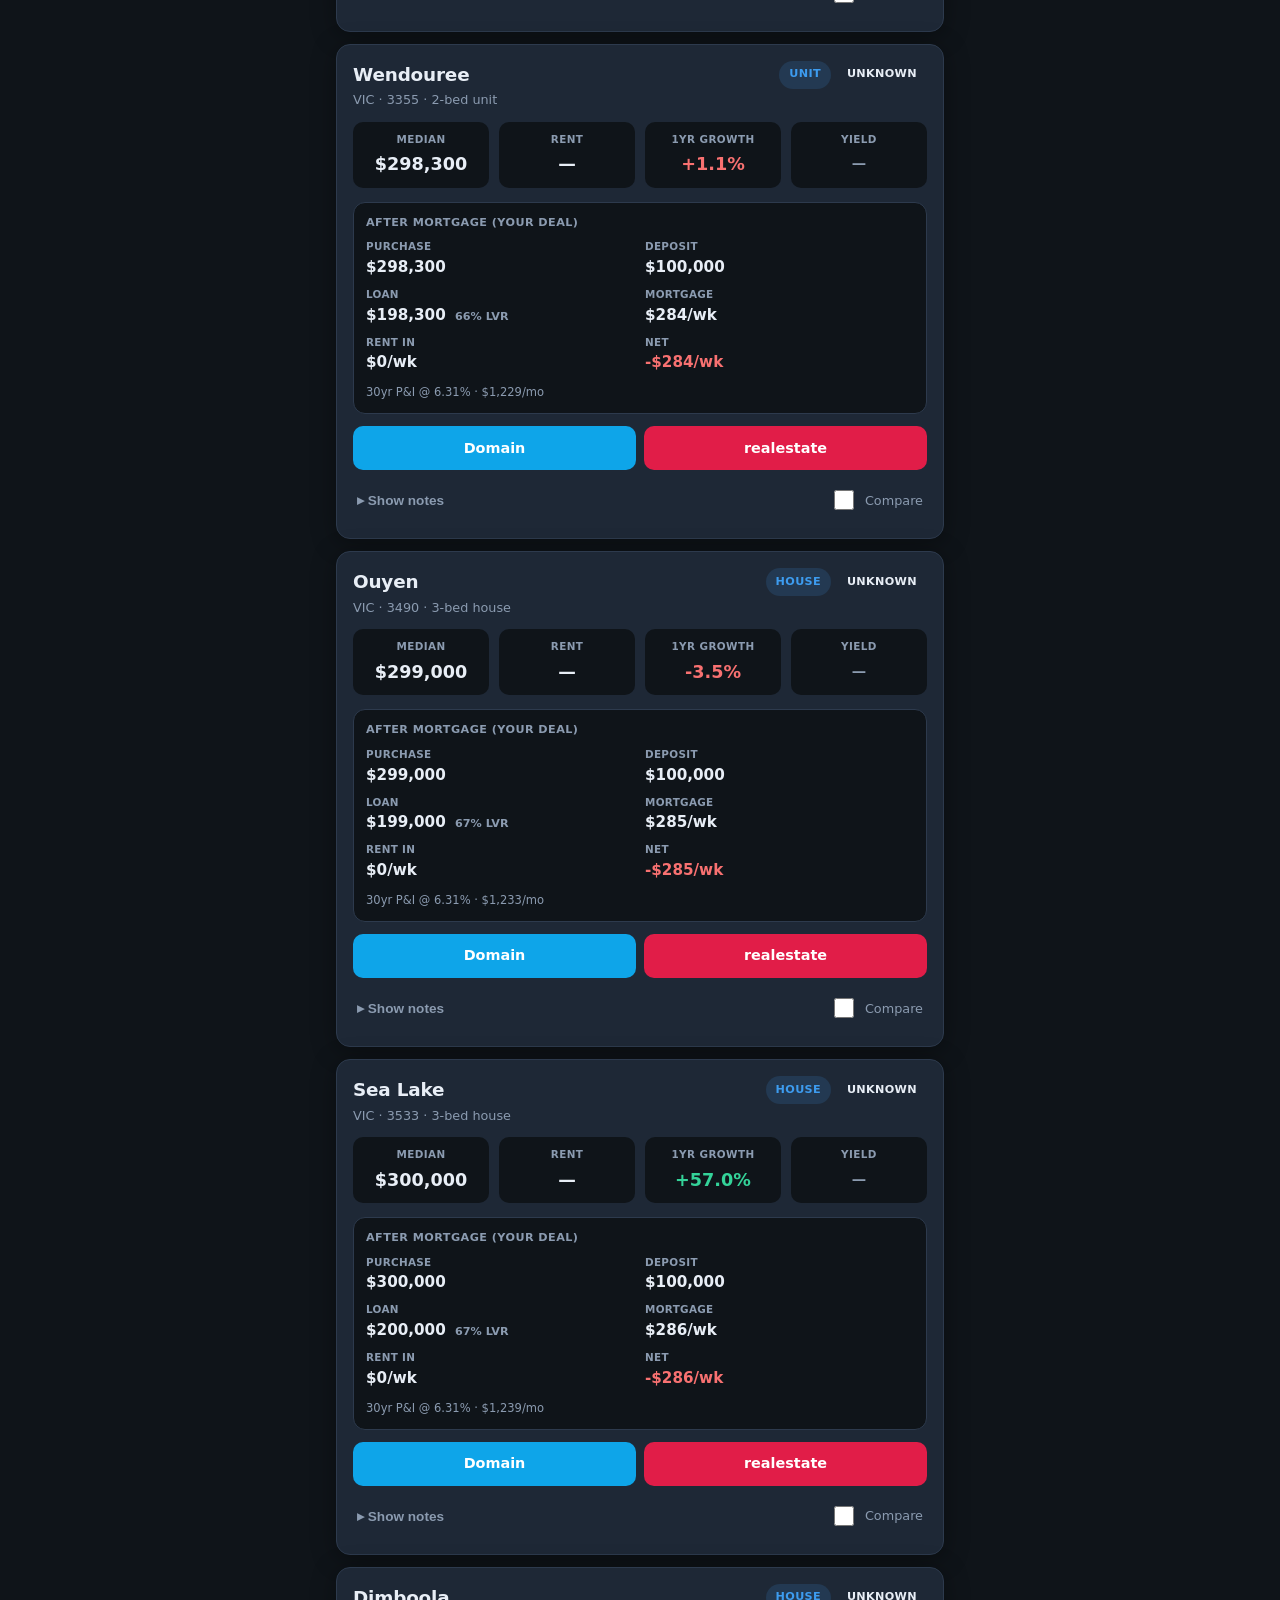
<file: index.single.html>
<!DOCTYPE html>
<html lang="en">
<head>
  <meta charset="UTF-8" />
  <meta name="viewport" content="width=device-width, initial-scale=1, viewport-fit=cover" />
  <meta name="theme-color" content="#0f1419" />
  <title>AU Suburb Shortlist — Investment Screen</title>
  <style>
/* AU Suburb Screen — mobile-first, dark-friendly */

:root {
  --bg: #0f1419;
  --bg-elev: #1a222d;
  --bg-card: #1e2836;
  --bg-card-hover: #243041;
  --border: #2d3a4d;
  --text: #e8eef6;
  --muted: #8b9bb0;
  --accent: #3d9cf0;
  --accent-soft: rgba(61, 156, 240, 0.15);
  --good: #34d399;
  --good-bg: rgba(52, 211, 153, 0.12);
  --warn: #fbbf24;
  --warn-bg: rgba(251, 191, 36, 0.12);
  --bad: #f87171;
  --bad-bg: rgba(248, 113, 113, 0.12);
  --neutral: #94a3b8;
  --neutral-bg: rgba(148, 163, 184, 0.12);
  --radius: 14px;
  --shadow: 0 4px 24px rgba(0, 0, 0, 0.35);
  --touch: 44px;
  --font: system-ui, -apple-system, "Segoe UI", Roboto, "Helvetica Neue", Arial, sans-serif;
  --mono: ui-monospace, "SF Mono", Menlo, Consolas, monospace;
}

*,
*::before,
*::after {
  box-sizing: border-box;
}

html {
  -webkit-text-size-adjust: 100%;
  scroll-behavior: smooth;
}

body {
  margin: 0;
  font-family: var(--font);
  background: var(--bg);
  color: var(--text);
  line-height: 1.5;
  min-height: 100dvh;
}

.sr-only {
  position: absolute;
  width: 1px;
  height: 1px;
  padding: 0;
  margin: -1px;
  overflow: hidden;
  clip: rect(0, 0, 0, 0);
  white-space: nowrap;
  border: 0;
}

.app {
  max-width: 640px;
  margin: 0 auto;
  padding: 0 16px 48px;
}

/* Hero */
.hero {
  padding: 28px 0 16px;
}

.eyebrow {
  margin: 0 0 4px;
  font-size: 0.75rem;
  font-weight: 600;
  letter-spacing: 0.08em;
  text-transform: uppercase;
  color: var(--accent);
}

.hero h1 {
  margin: 0 0 6px;
  font-size: 1.75rem;
  font-weight: 750;
  letter-spacing: -0.02em;
}

.tagline {
  margin: 0 0 16px;
  color: var(--muted);
  font-size: 0.95rem;
}

.howto {
  background: var(--bg-elev);
  border: 1px solid var(--border);
  border-radius: var(--radius);
  padding: 0;
  overflow: hidden;
}

.howto summary {
  min-height: var(--touch);
  display: flex;
  align-items: center;
  padding: 12px 16px;
  cursor: pointer;
  font-weight: 600;
  font-size: 0.9rem;
  list-style: none;
  user-select: none;
}

.howto summary::-webkit-details-marker {
  display: none;
}

.howto summary::after {
  content: "+";
  margin-left: auto;
  font-size: 1.25rem;
  color: var(--muted);
  font-weight: 400;
}

.howto[open] summary::after {
  content: "−";
}

.howto ol {
  margin: 0;
  padding: 0 16px 12px 36px;
  color: var(--muted);
  font-size: 0.875rem;
}

.howto li {
  margin-bottom: 6px;
}

.howto-note {
  margin: 0;
  padding: 0 16px 16px;
  font-size: 0.8rem;
  color: var(--muted);
  border-top: 1px solid var(--border);
  padding-top: 12px;
}

/* Sticky filters */
.filters {
  position: sticky;
  top: 0;
  z-index: 40;
  background: rgba(15, 20, 25, 0.92);
  backdrop-filter: blur(12px);
  -webkit-backdrop-filter: blur(12px);
  padding: 12px 0 10px;
  margin: 0 -16px;
  padding-left: 16px;
  padding-right: 16px;
  border-bottom: 1px solid var(--border);
}

.type-tabs {
  display: grid;
  grid-template-columns: repeat(3, 1fr);
  gap: 8px;
  margin-bottom: 10px;
}

.tab {
  min-height: var(--touch);
  border: 1px solid var(--border);
  background: var(--bg-elev);
  color: var(--muted);
  border-radius: 10px;
  font-size: 0.9rem;
  font-weight: 600;
  cursor: pointer;
  transition: background 0.15s, color 0.15s, border-color 0.15s;
  -webkit-tap-highlight-color: transparent;
}

.tab:hover {
  border-color: var(--accent);
  color: var(--text);
}

.tab.active {
  background: var(--accent-soft);
  border-color: var(--accent);
  color: var(--accent);
}

.sort-row {
  display: flex;
  gap: 8px;
}

.sort-select,
.search-wrap input {
  min-height: var(--touch);
  border: 1px solid var(--border);
  background: var(--bg-elev);
  color: var(--text);
  border-radius: 10px;
  font-size: 0.9rem;
  padding: 0 12px;
  width: 100%;
  -webkit-appearance: none;
  appearance: none;
}

.sort-select {
  flex: 0 0 42%;
  background-image: url("data:image/svg+xml,%3Csvg xmlns='http://www.w3.org/2000/svg' width='12' height='8' fill='%238b9bb0'%3E%3Cpath d='M6 8L0 0h12z'/%3E%3C/svg%3E");
  background-repeat: no-repeat;
  background-position: right 12px center;
  padding-right: 32px;
  cursor: pointer;
}

.search-wrap {
  flex: 1;
  display: block;
}

.search-wrap input::placeholder {
  color: var(--muted);
}

.search-wrap input:focus,
.sort-select:focus,
.tab:focus-visible {
  outline: 2px solid var(--accent);
  outline-offset: 2px;
}

.count {
  margin: 14px 0 8px;
  font-size: 0.8rem;
  color: var(--muted);
}

/* Cards */
.cards {
  display: flex;
  flex-direction: column;
  gap: 12px;
}

.card {
  background: var(--bg-card);
  border: 1px solid var(--border);
  border-radius: var(--radius);
  padding: 16px;
  box-shadow: var(--shadow);
  transition: background 0.15s, border-color 0.15s;
}

.card:hover {
  background: var(--bg-card-hover);
}

.card-top {
  display: flex;
  align-items: flex-start;
  gap: 10px;
  margin-bottom: 12px;
}

.card-title-block {
  flex: 1;
  min-width: 0;
}

.card-name {
  margin: 0;
  font-size: 1.15rem;
  font-weight: 700;
  letter-spacing: -0.01em;
}

.card-meta {
  margin: 2px 0 0;
  font-size: 0.8rem;
  color: var(--muted);
}

.badges {
  display: flex;
  flex-wrap: wrap;
  gap: 6px;
  flex-shrink: 0;
}

.badge {
  display: inline-flex;
  align-items: center;
  min-height: 28px;
  padding: 0 10px;
  border-radius: 999px;
  font-size: 0.7rem;
  font-weight: 700;
  letter-spacing: 0.03em;
  text-transform: uppercase;
}

.badge-type {
  background: var(--accent-soft);
  color: var(--accent);
}

.badge-stretch {
  background: rgba(167, 139, 250, 0.15);
  color: #a78bfa;
}

.badge-crime-LOW {
  background: var(--good-bg);
  color: var(--good);
}

.badge-crime-AVERAGE {
  background: var(--neutral-bg);
  color: var(--neutral);
}

.badge-crime-ELEVATED {
  background: var(--bad-bg);
  color: var(--bad);
}

.metrics {
  display: grid;
  grid-template-columns: repeat(3, 1fr);
  gap: 8px;
  margin-bottom: 14px;
}

.metrics.metrics-4 {
  grid-template-columns: repeat(2, 1fr);
}

@media (min-width: 420px) {
  .metrics.metrics-4 {
    grid-template-columns: repeat(4, 1fr);
  }
}

.metric {
  background: var(--bg);
  border-radius: 10px;
  padding: 10px 8px;
  text-align: center;
}

.metric-label {
  display: block;
  font-size: 0.65rem;
  font-weight: 600;
  text-transform: uppercase;
  letter-spacing: 0.04em;
  color: var(--muted);
  margin-bottom: 4px;
}

.metric-value {
  font-size: 1rem;
  font-weight: 700;
  font-variant-numeric: tabular-nums;
}

.metric-value.pos {
  color: var(--good);
}

.metric-value.mid {
  color: var(--warn);
}

.metric-value.neg {
  color: var(--bad);
}

.metric-value.na {
  color: var(--muted);
  font-size: 0.9rem;
}

.card-actions {
  display: grid;
  grid-template-columns: 1fr 1fr;
  gap: 8px;
  margin-bottom: 8px;
}

.btn-link {
  display: inline-flex;
  align-items: center;
  justify-content: center;
  min-height: var(--touch);
  padding: 0 14px;
  border-radius: 10px;
  font-size: 0.9rem;
  font-weight: 650;
  text-decoration: none;
  border: none;
  cursor: pointer;
  -webkit-tap-highlight-color: transparent;
  transition: filter 0.15s, transform 0.1s;
}

.btn-link:active {
  transform: scale(0.98);
}

.btn-domain {
  background: #0ea5e9;
  color: #fff;
}

.btn-rea {
  background: #e11d48;
  color: #fff;
}

.btn-link:hover {
  filter: brightness(1.08);
}

.card-footer-row {
  display: flex;
  align-items: center;
  justify-content: space-between;
  gap: 8px;
  margin-top: 4px;
}

.expand-btn {
  min-height: var(--touch);
  flex: 1;
  border: none;
  background: transparent;
  color: var(--muted);
  font-size: 0.85rem;
  font-weight: 600;
  cursor: pointer;
  text-align: left;
  padding: 0 4px;
  -webkit-tap-highlight-color: transparent;
}

.expand-btn:hover {
  color: var(--accent);
}

.compare-check {
  display: flex;
  align-items: center;
  gap: 8px;
  min-height: var(--touch);
  font-size: 0.8rem;
  color: var(--muted);
  cursor: pointer;
  user-select: none;
  padding: 0 4px;
}

.compare-check input {
  width: 20px;
  height: 20px;
  accent-color: var(--accent);
  cursor: pointer;
}

.card-details {
  display: none;
  margin-top: 12px;
  padding-top: 12px;
  border-top: 1px solid var(--border);
}

.card.expanded .card-details {
  display: block;
}

.card.expanded .expand-btn .chevron::before {
  content: "▾ ";
}

.expand-btn .chevron::before {
  content: "▸ ";
}

.note {
  margin: 0 0 10px;
  font-size: 0.875rem;
  color: var(--text);
  line-height: 1.55;
}

.extra-meta {
  display: flex;
  flex-wrap: wrap;
  gap: 8px;
  font-size: 0.8rem;
  color: var(--muted);
}

.extra-meta span {
  background: var(--bg);
  padding: 4px 10px;
  border-radius: 6px;
}

.neigh-link {
  display: inline-flex;
  align-items: center;
  min-height: 36px;
  margin-top: 10px;
  font-size: 0.8rem;
  color: var(--accent);
  text-decoration: none;
}

.neigh-link:hover {
  text-decoration: underline;
}

.empty {
  text-align: center;
  padding: 48px 16px;
  color: var(--muted);
}

/* Compare panel */
.compare {
  margin-top: 28px;
  padding: 20px 16px;
  background: var(--bg-elev);
  border: 1px solid var(--border);
  border-radius: var(--radius);
}

.compare h2 {
  margin: 0 0 14px;
  font-size: 1.1rem;
}

.compare-grid {
  display: grid;
  grid-template-columns: repeat(auto-fit, minmax(140px, 1fr));
  gap: 10px;
  margin-bottom: 12px;
}

.compare-item {
  background: var(--bg-card);
  border-radius: 10px;
  padding: 12px;
  border: 1px solid var(--border);
}

.compare-item h3 {
  margin: 0 0 8px;
  font-size: 0.95rem;
}

.compare-item dl {
  margin: 0;
  font-size: 0.75rem;
}

.compare-item dt {
  color: var(--muted);
  margin-top: 6px;
}

.compare-item dd {
  margin: 0;
  font-weight: 700;
  font-variant-numeric: tabular-nums;
}

.btn-clear {
  min-height: var(--touch);
  width: 100%;
  border: 1px solid var(--border);
  background: transparent;
  color: var(--muted);
  border-radius: 10px;
  font-size: 0.9rem;
  font-weight: 600;
  cursor: pointer;
}

.btn-clear:hover {
  color: var(--text);
  border-color: var(--muted);
}

/* Footer */
.footer {
  margin-top: 36px;
  padding-top: 20px;
  border-top: 1px solid var(--border);
  font-size: 0.8rem;
  color: var(--muted);
}

.footer p {
  margin: 0 0 10px;
}

.footer-meta {
  font-size: 0.75rem;
  opacity: 0.85;
}

@media (min-width: 480px) {
  .hero h1 {
    font-size: 2rem;
  }

  .metrics {
    gap: 10px;
  }

  .metric-value {
    font-size: 1.1rem;
  }
}

@media (prefers-reduced-motion: reduce) {
  *,
  *::before,
  *::after {
    transition: none !important;
  }
}


/* Your deal */
.deal {
  background: var(--bg-elev);
  border: 1px solid var(--border);
  border-radius: var(--radius);
  padding: 14px 14px 12px;
  margin-bottom: 12px;
  overflow: hidden;
  max-width: 100%;
}

.deal-top {
  display: flex;
  flex-direction: column;
  gap: 4px;
  margin-bottom: 10px;
}

.deal h2 {
  margin: 0;
  font-size: 1rem;
  font-weight: 700;
}

.deal-summary {
  margin: 0;
  font-size: 0.75rem;
  color: var(--muted);
  line-height: 1.35;
}

.deal-presets {
  display: flex;
  flex-wrap: wrap;
  gap: 8px;
  margin-bottom: 10px;
}

.chip {
  min-height: 36px;
  padding: 0 12px;
  border-radius: 999px;
  border: 1px solid var(--border);
  background: var(--bg);
  color: var(--text);
  font-size: 0.8rem;
  font-weight: 650;
  cursor: pointer;
}

.chip:hover {
  border-color: var(--accent);
  color: var(--accent);
}

.deal-fields {
  display: grid;
  grid-template-columns: 1fr 1fr;
  gap: 10px;
  min-width: 0;
  width: 100%;
}

.field {
  display: flex;
  flex-direction: column;
  gap: 6px;
  font-size: 0.75rem;
  font-weight: 650;
  color: var(--muted);
  min-width: 0;
  max-width: 100%;
}

.field.field-rate {
  grid-column: 1 / -1;
}

.field input {
  display: block;
  width: 100%;
  max-width: 100%;
  min-width: 0;
  box-sizing: border-box;
  min-height: var(--touch);
  border: 1px solid var(--border);
  background: var(--bg);
  color: var(--text);
  border-radius: 10px;
  padding: 0 12px;
  font-size: 1rem;
  font-weight: 600;
  font-variant-numeric: tabular-nums;
  /* stop long numbers / mobile zoom from blowing the card */
  overflow: hidden;
  text-overflow: ellipsis;
}

.field small {
  font-weight: 500;
  color: var(--muted);
  opacity: 0.9;
  overflow-wrap: anywhere;
  word-break: break-word;
}

@media (max-width: 380px) {
  .deal-fields {
    grid-template-columns: 1fr;
  }
}

.linkish {
  border: none;
  background: none;
  color: var(--accent);
  font-size: 0.7rem;
  font-weight: 700;
  cursor: pointer;
  padding: 0;
  margin-left: 8px;
}

/* Sticky stack: deal stays above filters feel — keep filters sticky; deal scrolls with hero for space.
   On mobile, filters remain the sticky chrome. */

.cashflow {
  background: var(--bg);
  border: 1px solid var(--border);
  border-radius: 12px;
  padding: 12px;
  margin-bottom: 12px;
}

.cashflow-head {
  font-size: 0.7rem;
  font-weight: 700;
  letter-spacing: 0.04em;
  text-transform: uppercase;
  color: var(--muted);
  margin-bottom: 8px;
}

.cashflow-grid {
  display: grid;
  grid-template-columns: 1fr 1fr;
  gap: 8px 10px;
}

.cashflow-grid .cf-label {
  display: block;
  font-size: 0.65rem;
  color: var(--muted);
  font-weight: 600;
  text-transform: uppercase;
  letter-spacing: 0.03em;
}

.cashflow-grid .cf-val {
  font-size: 0.95rem;
  font-weight: 700;
  font-variant-numeric: tabular-nums;
}

.cashflow-grid .cf-val em {
  font-style: normal;
  font-weight: 600;
  font-size: 0.7rem;
  color: var(--muted);
  margin-left: 4px;
}

.cashflow-note {
  margin: 10px 0 0;
  font-size: 0.72rem;
  color: var(--muted);
}


/* Data refresh bar */
.data-bar {
  margin-bottom: 12px;
}

.data-bar-row {
  display: flex;
  flex-wrap: wrap;
  align-items: center;
  gap: 10px 14px;
}

.btn-refresh {
  min-height: 40px;
  padding: 0 14px;
  border-radius: 10px;
  border: 1px solid var(--accent);
  background: var(--accent-soft);
  color: var(--accent);
  font-size: 0.85rem;
  font-weight: 700;
  cursor: pointer;
}

.btn-refresh:disabled {
  opacity: 0.6;
  cursor: wait;
}

.data-stamp {
  margin: 0;
  flex: 1;
  min-width: 0;
  font-size: 0.72rem;
  color: var(--muted);
  line-height: 1.35;
}

.data-error {
  margin: 8px 0 0;
  font-size: 0.75rem;
  color: var(--bad);
}

.pager {
  display: flex;
  align-items: center;
  justify-content: center;
  gap: 12px;
  margin: 16px 0 8px;
}

.pager-btn {
  min-height: 40px;
  min-width: 72px;
  padding: 0 14px;
  border-radius: 10px;
  border: 1px solid var(--border);
  background: var(--bg-elev);
  color: var(--text);
  font-weight: 650;
  cursor: pointer;
}

.pager-btn:disabled {
  opacity: 0.4;
  cursor: not-allowed;
}

.pager-status {
  font-size: 0.85rem;
  color: var(--muted);
  font-variant-numeric: tabular-nums;
}

  </style>
</head>
<body>
  <div class="app">
    <header class="hero">
      <p class="eyebrow">Tom’s shortlist</p>
      <h1>AU Suburb Screen</h1>
      <p class="tagline">Nationwide open-data screen · growth · yield · cashflow</p>

      <details class="howto">
        <summary>How to use</summary>
        <ol>
          <li>Set your <strong>budget</strong>, <strong>deposit</strong>, and <strong>rate</strong> in Your deal (rate defaults to RBA investor average — override anytime).</li>
          <li>List filters to suburbs whose median fits your budget. Sort by cashflow, yield, growth, price, or crime.</li>
          <li>Each card shows rent vs mortgage and <strong>net $/wk</strong> after loan costs.</li>
          <li>Tap <strong>Domain</strong> / <strong>REA</strong> for listings capped at your budget.</li>
        </ol>
        <p class="howto-note">Coverage is partial — open government + PropTrack published tables, not every AU suburb. Use <strong>Refresh data</strong> to pull the latest published pack. Yield = rent × 52 ÷ median (gross). Cashflow: 30yr P&amp;I on (purchase − deposit). Not financial advice.</p>
      </details>
    </header>

    <section class="deal" id="deal" aria-label="Your deal">
      <div class="deal-top">
        <h2>Your deal</h2>
        <p class="deal-summary" id="finance-summary"></p>
      </div>
      <div class="deal-presets" aria-label="Budget presets">
        <button type="button" class="chip" data-budget="400000">$400k</button>
        <button type="button" class="chip" data-budget="500000">$500k</button>
        <button type="button" class="chip" data-budget="600000">$600k</button>
        <button type="button" class="chip" data-budget="700000">$700k</button>
      </div>
      <div class="deal-fields">
        <label class="field">
          <span>Investment budget</span>
          <input id="budget" type="number" inputmode="numeric" min="50000" step="10000" />
        </label>
        <label class="field">
          <span>Deposit</span>
          <input id="deposit" type="number" inputmode="numeric" min="0" step="5000" />
        </label>
        <label class="field field-rate">
          <span>Interest rate % <button type="button" class="linkish" id="rate-reset" hidden>Reset to market</button></span>
          <input id="rate" type="number" inputmode="decimal" min="0" max="20" step="0.01" />
          <small id="rate-hint">Default: RBA avg new investor P&amp;I · May 2026 (6.31%)</small>
        </label>
      </div>
    </section>


    <section class="data-bar" aria-label="Dataset">
      <div class="data-bar-row">
        <button type="button" class="btn-refresh" id="data-refresh">Refresh data</button>
        <p class="data-stamp" id="data-stamp">Last data refresh: —</p>
      </div>
      <p class="data-error" id="data-error" hidden></p>
    </section>

    <div class="filters" id="filters" role="search">
      <div class="type-tabs" role="tablist" aria-label="Property type">
        <button type="button" class="tab active" data-type="all" role="tab" aria-selected="true">All</button>
        <button type="button" class="tab" data-type="house" role="tab" aria-selected="false">Houses</button>
        <button type="button" class="tab" data-type="unit" role="tab" aria-selected="false">Units</button>
      </div>

      <div class="sort-row">
        <label class="sr-only" for="sort">Sort by</label>
        <select id="sort" class="sort-select">
          <option value="cashflow" selected>Sort: Cashflow</option>
          <option value="yield">Sort: Yield</option>
          <option value="growth">Sort: Growth</option>
          <option value="price">Sort: Price</option>
          <option value="crime">Sort: Crime</option>
        </select>
        <label class="search-wrap">
          <span class="sr-only">Search suburbs</span>
          <input type="search" id="search" placeholder="Search suburb…" autocomplete="off" />
        </label>
      </div>
    </div>

    <p class="count" id="count" aria-live="polite"></p>

    <main id="cards" class="cards" aria-label="Suburb shortlist"></main>

    <nav class="pager" id="pager" aria-label="Results pages" hidden></nav>

    <section class="compare" id="compare" hidden>
      <h2>Compare <span id="compare-count">0</span>/3</h2>
      <div class="compare-grid" id="compare-grid"></div>
      <button type="button" class="btn-clear" id="clear-compare">Clear comparison</button>
    </section>

    <footer class="footer">
      <p><strong>Not financial advice.</strong> Illustrative P&amp;I only — ignores tax, vacancy, fees, offsets, stamp duty, and lender rules.</p>
      <p>Yields are <strong>gross</strong>: <code>rent × 52 ÷ median</code>. Net cashflow = rent − loan repayment (30yr P&amp;I). Crime badges are relative — verify street-level.</p>
      <p class="footer-meta">Domain &amp; REA links use your budget as the price cap. Dataset is open-data + PropTrack tables — not a full commercial national dump.</p>
    </footer>
  </div>
  <script>
/**
 * AU Suburb Screen — data, filters, URL builders
 */

const DEFAULT_MAX_PRICE = 500000;
/** RBA average rate on new investment P&I housing loans (May 2026). */
const DEFAULT_INVESTOR_RATE = 6.31;
const DEFAULT_RATE_SOURCE = "RBA avg new investor P&I · May 2026";
const LOAN_YEARS = 30;

const finance = {
  budget: DEFAULT_MAX_PRICE,
  deposit: 100000,
  rate: DEFAULT_INVESTOR_RATE,
  rateSource: DEFAULT_RATE_SOURCE,
};

const SEED_SUBURBS = [

  {
    suburb: "Notting Hill",
    state: "VIC",
    postcode: "3168",
    type: "unit",
    beds: 2,
    median: 384000,
    rentWeekly: 565,
    growth1y: 10.9,
    crime: "AVERAGE",
    daysToLease: 22,
    note: "Unit median rent (suburb). Yield = rent×52÷median. Crime AVERAGE; campus/employment node.",
    rentSource: "Andrea Monti / unit market Aug 2026",
    tier: "unit",
  },
  {
    suburb: "Brooklyn Park",
    state: "SA",
    postcode: "5032",
    type: "unit",
    beds: 2,
    median: 455000,
    rentWeekly: 491,
    growth1y: 27.1,
    crime: "AVERAGE",
    daysToLease: 17,
    note: "Unit median rent (suburb). Hot 100 renewal corridor.",
    rentSource: "Andrea Monti unit rent Aug 2026",
    tier: "unit",
  },
  {
    suburb: "Wiley Park",
    state: "NSW",
    postcode: "2195",
    type: "unit",
    beds: 2,
    median: 466000,
    rentWeekly: 545,
    growth1y: 8.6,
    crime: "LOW",
    daysToLease: 19,
    note: "Unit median rent (suburb). Below NSW crime baselines.",
    rentSource: "Andrea Monti unit rent Jul 2026",
    tier: "unit",
  },
  {
    suburb: "Lakemba",
    state: "NSW",
    postcode: "2195",
    type: "unit",
    beds: 2,
    median: 480000,
    rentWeekly: 540,
    growth1y: 9.1,
    crime: "AVERAGE",
    daysToLease: 19,
    note: "Unit median rent Q2 2026 (Heatmaps). Liquid rental market.",
    rentSource: "Heatmaps unit rent Q2 2026",
    tier: "unit",
  },
  {
    suburb: "Acton",
    displayName: "Acton (Burnie)",
    state: "TAS",
    postcode: "7320",
    type: "house",
    beds: 3,
    median: 444000,
    rentWeekly: 442,
    growth1y: 24,
    growth5y: 94.9,
    crime: "LOW",
    note: "House median rent (suburb, typ. 3-bed). Verify street-level.",
    rentSource: "Andrea Monti house rent ~2026",
    tier: "house",
  },
  {
    suburb: "Bakewell",
    state: "NT",
    postcode: "0832",
    type: "house",
    beds: 3,
    median: 598000,
    rentWeekly: 670,
    growth1y: 30,
    crime: "AVERAGE",
    note: "House medians refreshed to 2026 market (~$598k) — above $500k budget; keep as stretch. Typ. 3–4 bed house rent.",
    rentSource: "YIP / OnTheHouse house rent mid-2026",
    tier: "stretch",
    maxPrice: 650000,
  },
  {
    suburb: "Merbein",
    state: "VIC",
    postcode: "3505",
    type: "house",
    beds: 3,
    median: 441000,
    rentWeekly: 450,
    growth1y: 26,
    crime: "ELEVATED",
    note: "House median rent for typ. 3-bed. Crime elevated flag.",
    rentSource: "StMate / PropRadar house rent ~2025–26",
    tier: "house",
  },
  {
    suburb: "Kalbarri",
    state: "WA",
    postcode: "6536",
    type: "house",
    beds: 3,
    median: 515000,
    rentWeekly: 450,
    growth1y: 40.2,
    crime: "LOW",
    note: "House market rent (REIWA-style suburb median); typ. 3-bed. Stretch ticket.",
    rentSource: "QuickProperty / REIWA market rent Feb 2026",
    tier: "stretch",
    maxPrice: 550000,
  },
  {
    suburb: "Sunshine",
    state: "VIC",
    postcode: "3020",
    type: "unit",
    beds: 2,
    median: 516000,
    rentWeekly: 595,
    growth1y: 12.2,
    crime: "AVERAGE",
    daysToLease: 23,
    note: "PropTrack dual-score unit. Melb west employment node. Rent derived from PropTrack 6.0% gross yield.",
    rentSource: "Derived from PropTrack gross yield 2025",
    tier: "unit",
    maxPrice: 550000,
  },
  {
    suburb: "Bankstown",
    state: "NSW",
    postcode: "2200",
    type: "unit",
    beds: 2,
    median: 579000,
    rentWeekly: 612,
    growth1y: 9.2,
    crime: "AVERAGE",
    daysToLease: 19,
    note: "PropTrack dual-score unit. Sydney ISW yield play \u2014 verify street-level. Rent derived from PropTrack 5.5% gross yield.",
    rentSource: "Derived from PropTrack gross yield 2025",
    tier: "stretch",
    maxPrice: 625000,
  },
  {
    suburb: "West Gosford",
    state: "NSW",
    postcode: "2250",
    type: "unit",
    beds: 2,
    median: 610000,
    rentWeekly: 633,
    growth1y: 8.0,
    crime: "AVERAGE",
    daysToLease: 15,
    note: "PropTrack dual-score unit. Central Coast; fast lease. Rent derived from PropTrack 5.4% gross yield.",
    rentSource: "Derived from PropTrack gross yield 2025",
    tier: "stretch",
    maxPrice: 650000,
  },
  {
    suburb: "Cloverdale",
    state: "WA",
    postcode: "6105",
    type: "unit",
    beds: 2,
    median: 525000,
    rentWeekly: 666,
    growth1y: 26.5,
    crime: "AVERAGE",
    daysToLease: 17,
    note: "PropTrack dual-score unit. Perth SE. Rent derived from PropTrack 6.6% gross yield.",
    rentSource: "Derived from PropTrack gross yield 2025",
    tier: "stretch",
    maxPrice: 550000,
  },
  {
    suburb: "East Cannington",
    state: "WA",
    postcode: "6107",
    type: "unit",
    beds: 2,
    median: 560000,
    rentWeekly: 700,
    growth1y: 40.0,
    crime: "AVERAGE",
    daysToLease: 19,
    note: "PropTrack dual-score unit. Strong 1yr growth + yield. Rent derived from PropTrack 6.5% gross yield.",
    rentSource: "Derived from PropTrack gross yield 2025",
    tier: "stretch",
    maxPrice: 600000,
  },
  {
    suburb: "Hamilton Hill",
    state: "WA",
    postcode: "6163",
    type: "unit",
    beds: 2,
    median: 570000,
    rentWeekly: 636,
    growth1y: 41.8,
    crime: "AVERAGE",
    daysToLease: 15,
    note: "PropTrack dual-score unit. Perth SW. Rent derived from PropTrack 5.8% gross yield.",
    rentSource: "Derived from PropTrack gross yield 2025",
    tier: "stretch",
    maxPrice: 600000,
  },
  {
    suburb: "Belmont",
    state: "WA",
    postcode: "6104",
    type: "unit",
    beds: 2,
    median: 566000,
    rentWeekly: 675,
    growth1y: 27.3,
    crime: "AVERAGE",
    daysToLease: 17,
    note: "PropTrack dual-score unit. Perth SE airport corridor. Rent derived from PropTrack 6.2% gross yield.",
    rentSource: "Derived from PropTrack gross yield 2025",
    tier: "stretch",
    maxPrice: 600000,
  },
  {
    suburb: "Ascot",
    state: "WA",
    postcode: "6104",
    type: "unit",
    beds: 2,
    median: 558000,
    rentWeekly: 687,
    growth1y: 26.7,
    crime: "AVERAGE",
    daysToLease: 17,
    note: "PropTrack dual-score unit. Perth SE. Rent derived from PropTrack 6.4% gross yield.",
    rentSource: "Derived from PropTrack gross yield 2025",
    tier: "stretch",
    maxPrice: 600000,
  },
  {
    suburb: "Morphett Vale",
    state: "SA",
    postcode: "5162",
    type: "unit",
    beds: 2,
    median: 578000,
    rentWeekly: 500,
    growth1y: 22.7,
    crime: "AVERAGE",
    daysToLease: 14,
    note: "PropTrack dual-score unit. Adelaide south; fast lease. Rent derived from PropTrack 4.5% gross yield.",
    rentSource: "Derived from PropTrack gross yield 2025",
    tier: "stretch",
    maxPrice: 625000,
  },
  {
    suburb: "Camden Park",
    state: "SA",
    postcode: "5038",
    type: "unit",
    beds: 2,
    median: 618000,
    rentWeekly: 535,
    growth1y: 39.8,
    crime: "AVERAGE",
    daysToLease: 16,
    note: "PropTrack dual-score unit. Hot growth Adelaide west. Rent derived from PropTrack 4.5% gross yield.",
    rentSource: "Derived from PropTrack gross yield 2025",
    tier: "stretch",
    maxPrice: 650000,
  },
  {
    suburb: "Kippa-Ring",
    state: "QLD",
    postcode: "4021",
    type: "unit",
    beds: 2,
    median: 552000,
    rentWeekly: 531,
    growth1y: 22.7,
    crime: "AVERAGE",
    daysToLease: 22,
    note: "PropTrack dual-score unit. Moreton Bay North. Rent derived from PropTrack 5.0% gross yield.",
    rentSource: "Derived from PropTrack gross yield 2025",
    tier: "stretch",
    maxPrice: 600000,
  },
  {
    suburb: "City",
    displayName: "Canberra City",
    state: "ACT",
    postcode: "2601",
    type: "unit",
    beds: 2,
    median: 547000,
    rentWeekly: 621,
    growth1y: 11.7,
    crime: "AVERAGE",
    daysToLease: 25,
    note: "PropTrack dual-score unit. CBD/apartment market. Rent derived from PropTrack 5.9% gross yield.",
    rentSource: "Derived from PropTrack gross yield 2025",
    tier: "stretch",
    maxPrice: 575000,
  },
  {
    suburb: "Harrison",
    state: "ACT",
    postcode: "2914",
    type: "unit",
    beds: 2,
    median: 585000,
    rentWeekly: 641,
    growth1y: 3.8,
    crime: "LOW",
    daysToLease: 19,
    note: "PropTrack dual-score unit. Gungahlin; softer growth, solid yield. Rent derived from PropTrack 5.7% gross yield.",
    rentSource: "Derived from PropTrack gross yield 2025",
    tier: "stretch",
    maxPrice: 625000,
  },
  {
    suburb: "Melton West",
    state: "VIC",
    postcode: "3337",
    type: "house",
    beds: 3,
    median: 571000,
    rentWeekly: 461,
    growth1y: 8.8,
    crime: "AVERAGE",
    daysToLease: 27,
    note: "PropTrack dual-score house. Melb west growth corridor. Rent derived from PropTrack 4.2% gross yield.",
    rentSource: "Derived from PropTrack gross yield 2025",
    tier: "stretch",
    maxPrice: 600000,
  },
  {
    suburb: "Frankston North",
    state: "VIC",
    postcode: "3200",
    type: "house",
    beds: 3,
    median: 646000,
    rentWeekly: 509,
    growth1y: 9.5,
    crime: "AVERAGE",
    daysToLease: 28,
    note: "PropTrack dual-score house. Mornington Peninsula entry. Rent derived from PropTrack 4.1% gross yield.",
    rentSource: "Derived from PropTrack gross yield 2025",
    tier: "stretch",
    maxPrice: 675000,
  },
  {
    suburb: "Meadow Heights",
    state: "VIC",
    postcode: "3048",
    type: "house",
    beds: 3,
    median: 638000,
    rentWeekly: 552,
    growth1y: 10.0,
    crime: "ELEVATED",
    daysToLease: 26,
    note: "PropTrack dual-score house. Crime elevated flag (NW corridor near Broadmeadows). Rent derived from PropTrack 4.5% gross yield.",
    rentSource: "Derived from PropTrack gross yield 2025",
    tier: "stretch",
    maxPrice: 675000,
  },
  {
    suburb: "Laidley",
    state: "QLD",
    postcode: "4341",
    type: "house",
    beds: 3,
    median: 585000,
    rentWeekly: 562,
    growth1y: 19.4,
    crime: "AVERAGE",
    daysToLease: 25,
    note: "PropTrack dual-score house. Ipswich hinterland. Rent derived from PropTrack 5.0% gross yield.",
    rentSource: "Derived from PropTrack gross yield 2025",
    tier: "stretch",
    maxPrice: 625000,
  },
  {
    suburb: "Kilcoy",
    state: "QLD",
    postcode: "4515",
    type: "house",
    beds: 3,
    median: 630000,
    rentWeekly: 606,
    growth1y: 18.9,
    crime: "AVERAGE",
    daysToLease: 22,
    note: "PropTrack dual-score house. Moreton Bay North. Rent derived from PropTrack 5.0% gross yield.",
    rentSource: "Derived from PropTrack gross yield 2025",
    tier: "stretch",
    maxPrice: 675000,
  },
  {
    suburb: "North Booval",
    state: "QLD",
    postcode: "4304",
    type: "house",
    beds: 3,
    median: 650000,
    rentWeekly: 550,
    growth1y: 28.7,
    crime: "AVERAGE",
    daysToLease: 20,
    note: "PropTrack dual-score house. Ipswich / SEQ. Rent derived from PropTrack 4.4% gross yield.",
    rentSource: "Derived from PropTrack gross yield 2025",
    tier: "stretch",
    maxPrice: 675000,
  },
  {
    suburb: "East Ipswich",
    state: "QLD",
    postcode: "4305",
    type: "house",
    beds: 3,
    median: 649500,
    rentWeekly: 537,
    growth1y: 25.9,
    crime: "AVERAGE",
    daysToLease: 19,
    note: "PropTrack dual-score house. Ipswich cluster. Rent derived from PropTrack 4.3% gross yield.",
    rentSource: "Derived from PropTrack gross yield 2025",
    tier: "stretch",
    maxPrice: 675000,
  },
  {
    suburb: "Lowood",
    state: "QLD",
    postcode: "4311",
    type: "house",
    beds: 3,
    median: 655000,
    rentWeekly: 567,
    growth1y: 20.2,
    crime: "AVERAGE",
    daysToLease: 24,
    note: "PropTrack dual-score house. Hot 100 / SEQ regional. Rent derived from PropTrack 4.5% gross yield.",
    rentSource: "Derived from PropTrack gross yield 2025",
    tier: "stretch",
    maxPrice: 700000,
  },
  {
    suburb: "One Mile",
    state: "QLD",
    postcode: "4305",
    type: "house",
    beds: 3,
    median: 632000,
    rentWeekly: 510,
    growth1y: 21.6,
    crime: "AVERAGE",
    daysToLease: 20,
    note: "PropTrack dual-score house. Ipswich. Rent derived from PropTrack 4.2% gross yield.",
    rentSource: "Derived from PropTrack gross yield 2025",
    tier: "stretch",
    maxPrice: 675000,
  },
  {
    suburb: "Evanston Gardens",
    state: "SA",
    postcode: "5116",
    type: "house",
    beds: 3,
    median: 640000,
    rentWeekly: 566,
    growth1y: 23.4,
    crime: "AVERAGE",
    daysToLease: 22,
    note: "PropTrack dual-score house. Adelaide North. Rent derived from PropTrack 4.6% gross yield.",
    rentSource: "Derived from PropTrack gross yield 2025",
    tier: "stretch",
    maxPrice: 675000,
  },
  {
    suburb: "Evanston",
    state: "SA",
    postcode: "5116",
    type: "house",
    beds: 3,
    median: 614000,
    rentWeekly: 543,
    growth1y: 21.5,
    crime: "AVERAGE",
    daysToLease: 23,
    note: "PropTrack dual-score house. Adelaide North. Rent derived from PropTrack 4.6% gross yield.",
    rentSource: "Derived from PropTrack gross yield 2025",
    tier: "stretch",
    maxPrice: 650000,
  },
  {
    suburb: "Midvale",
    state: "WA",
    postcode: "6056",
    type: "house",
    beds: 3,
    median: 655000,
    rentWeekly: 693,
    growth1y: 23.6,
    crime: "AVERAGE",
    daysToLease: 17,
    note: "PropTrack dual-score house. Midland Metronet catchment. Rent derived from PropTrack 5.5% gross yield.",
    rentSource: "Derived from PropTrack gross yield 2025",
    tier: "stretch",
    maxPrice: 700000,
  },
  {
    suburb: "Stratton",
    state: "WA",
    postcode: "6056",
    type: "house",
    beds: 3,
    median: 608000,
    rentWeekly: 620,
    growth1y: 21.1,
    crime: "AVERAGE",
    daysToLease: 16,
    note: "PropTrack dual-score house. Perth NE. Rent derived from PropTrack 5.3% gross yield.",
    rentSource: "Derived from PropTrack gross yield 2025",
    tier: "stretch",
    maxPrice: 650000,
  },
  {
    suburb: "Pinjarra",
    state: "WA",
    postcode: "6208",
    type: "house",
    beds: 3,
    median: 603000,
    rentWeekly: 615,
    growth1y: 21.7,
    crime: "AVERAGE",
    daysToLease: 22,
    note: "PropTrack dual-score house. Mandurah corridor. Rent derived from PropTrack 5.3% gross yield.",
    rentSource: "Derived from PropTrack gross yield 2025",
    tier: "stretch",
    maxPrice: 650000,
  },
];

/** Live list — starts as seed, replaced when data/suburbs.json loads or Refresh runs. */
let suburbs = SEED_SUBURBS.map((s) => ({ ...s }));

let dataMeta = {
  refreshedAt: "2026-09-11T11:36:08Z",
  sourceNote: "PropTrack Investor Report 2025 dual-score + curated shortlist. Open gov expansion pending.",
  count: suburbs.length,
  coverage: "partial",
  fetchedAt: null,
  status: "seed",
};

const DATA_URL = "./data/suburbs.json";
const PAGE_SIZE = 40;

const CRIME_RANK = { LOW: 0, AVERAGE: 1, ELEVATED: 2, UNKNOWN: 3, HIGH: 9 };

function rentLabel(item) {
  const bed = item.beds != null ? `${item.beds}-bed ` : "";
  const kind = item.type === "house" ? "house" : "unit";
  return `${bed}${kind}`.trim();
}

/** Gross yield % from weekly rent and median price (1 decimal). */
function computedYield(item) {
  if (typeof item.rentWeekly !== "number" || typeof item.median !== "number" || item.median <= 0) {
    return null;
  }
  return Math.round((item.rentWeekly * 52 / item.median) * 1000) / 10;
}


/* ---------- URL builders ---------- */

function suburbSlugPlus(name) {
  return name.trim().replace(/\s+/g, "+");
}

function suburbKebab(name) {
  return name
    .trim()
    .toLowerCase()
    .replace(/\s+/g, "-")
    .replace(/[^a-z0-9-]/g, "");
}

function maxPriceFor(item) {
  if (typeof finance.budget === "number" && finance.budget > 0) return Math.round(finance.budget);
  return item.maxPrice != null ? item.maxPrice : DEFAULT_MAX_PRICE;
}

function reaPropertyType(type) {
  return type === "house" ? "house" : "unit+apartment";
}

function domainPropertyType(type) {
  return type === "house" ? "house" : "apartment";
}

function buildReaUrl(item) {
  const max = maxPriceFor(item);
  const prop = reaPropertyType(item.type);
  const suburb = suburbSlugPlus(item.suburb);
  const state = item.state.toLowerCase();
  return `https://www.realestate.com.au/buy/property-${prop}-between-0-${max}-in-${suburb},+${state}+${item.postcode}/list-1`;
}

function buildDomainUrl(item) {
  const max = maxPriceFor(item);
  const kebab = suburbKebab(item.suburb);
  const state = item.state.toLowerCase();
  const prop = domainPropertyType(item.type);
  return `https://www.domain.com.au/sale/${kebab}-${state}-${item.postcode}/?price=0-${max}&propertytypes=${prop}&excludesurroundingsuburbs=1`;
}

function buildReaNeighbourhoodUrl(item) {
  const kebab = suburbKebab(item.suburb);
  const state = item.state.toLowerCase();
  return `https://www.realestate.com.au/neighbourhoods/${kebab}-${item.postcode}-${state}`;
}


/* ---------- Finance ---------- */

function clampDeposit(purchase, deposit) {
  if (typeof deposit !== "number" || deposit < 0) return 0;
  if (typeof purchase !== "number") return deposit;
  return Math.min(deposit, purchase);
}

function monthlyRepayment(principal, annualRatePct, years) {
  if (!principal || principal <= 0) return 0;
  const r = (annualRatePct / 100) / 12;
  const n = years * 12;
  if (r === 0) return principal / n;
  const pow = Math.pow(1 + r, n);
  return (principal * r * pow) / (pow - 1);
}

function dealForSuburb(item) {
  const purchase = item.median;
  const deposit = clampDeposit(purchase, finance.deposit);
  const loan = Math.max(0, purchase - deposit);
  const rate = finance.rate;
  const monthly = monthlyRepayment(loan, rate, LOAN_YEARS);
  const mortgageWeekly = (monthly * 12) / 52;
  const rentWeekly = typeof item.rentWeekly === "number" ? item.rentWeekly : 0;
  const netWeekly = rentWeekly - mortgageWeekly;
  const lvr = purchase > 0 ? (loan / purchase) * 100 : 0;
  return {
    purchase,
    deposit,
    loan,
    rate,
    monthly,
    mortgageWeekly,
    rentWeekly,
    netWeekly,
    lvr,
    years: LOAN_YEARS,
  };
}

function cashflowClass(netWeekly) {
  if (netWeekly == null || Number.isNaN(netWeekly)) return "na";
  if (netWeekly >= 50) return "pos";
  if (netWeekly >= 0) return "mid";
  return "neg";
}

function formatMoney(n, digits = 0) {
  if (n == null || Number.isNaN(n)) return "—";
  const abs = Math.abs(n);
  const core = abs.toLocaleString("en-AU", {
    minimumFractionDigits: digits,
    maximumFractionDigits: digits,
  });
  return (n < 0 ? "-" : "") + "$" + core;
}

/* ---------- Formatting ---------- */

function formatPrice(n) {
  if (n == null) return "—";
  return "$" + Math.round(n).toLocaleString("en-AU");
}

function formatRent(n) {
  if (typeof n !== "number") return "—";
  return "$" + Math.round(n).toLocaleString("en-AU") + "/wk";
}

function formatPct(n, digits = 1) {
  if (n == null || Number.isNaN(n)) return null;
  const sign = n > 0 ? "+" : "";
  return `${sign}${n.toFixed(digits)}%`;
}

function growthClass(n) {
  if (n == null) return "na";
  if (n >= 15) return "pos";
  if (n >= 8) return "mid";
  return "neg";
}

function yieldClass(n) {
  if (n == null) return "na";
  if (n >= 5.5) return "pos";
  if (n >= 4.5) return "mid";
  return "neg";
}

function displayName(item) {
  return item.displayName || item.suburb;
}

function typeLabel(item) {
  if (item.tier === "stretch") return "Stretch";
  return item.type === "house" ? "House" : "Unit";
}

/* ---------- State ---------- */

const state = {
  type: "all",
  sort: "cashflow",
  query: "",
  page: 1,
  compare: new Set(),
  expanded: new Set(),
};

function suburbKey(item) {
  return `${item.suburb}|${item.state}|${item.postcode}|${item.type}`;
}

/* ---------- Filter / sort ---------- */

function filteredList() {
  const q = state.query.trim().toLowerCase();
  let list = suburbs.filter((s) => {
    if (state.type === "house" && s.type !== "house") return false;
    if (state.type === "unit" && s.type !== "unit") return false;
    if (typeof finance.budget === "number" && s.median > finance.budget + 0.5) return false;
    if (s.crime === "HIGH") return false;
    if (!q) return true;
    const hay = `${displayName(s)} ${s.suburb} ${s.state} ${s.postcode} ${s.note || ""}`.toLowerCase();
    return hay.includes(q);
  });

  list = list.slice().sort((a, b) => {
    switch (state.sort) {
      case "yield": {
        const ay = computedYield(a);
        const by = computedYield(b);
        return (by == null ? -1 : by) - (ay == null ? -1 : ay);
      }
      case "cashflow":
        return dealForSuburb(b).netWeekly - dealForSuburb(a).netWeekly;
      case "price":
        return a.median - b.median;
      case "crime":
        return (CRIME_RANK[a.crime] ?? 9) - (CRIME_RANK[b.crime] ?? 9);
      case "growth":
        return (b.growth1y ?? -999) - (a.growth1y ?? -999);
      default:
        return dealForSuburb(b).netWeekly - dealForSuburb(a).netWeekly;
    }
  });

  return list;
}

/* ---------- Render ---------- */

function renderCard(item) {
  const key = suburbKey(item);
  const expanded = state.expanded.has(key);
  const compared = state.compare.has(key);
  const growth = formatPct(item.growth1y);
  const gy = computedYield(item);
  const deal = dealForSuburb(item);
  const domainUrl = buildDomainUrl(item);
  const reaUrl = buildReaUrl(item);
  const neighUrl = buildReaNeighbourhoodUrl(item);

  const typeBadgeClass =
    item.tier === "stretch" ? "badge badge-stretch" : "badge badge-type";

  return `
    <article class="card${expanded ? " expanded" : ""}" data-key="${escapeAttr(key)}">
      <div class="card-top">
        <div class="card-title-block">
          <h2 class="card-name">${escapeHtml(displayName(item))}</h2>
          <p class="card-meta">${escapeHtml(item.state)} · ${escapeHtml(item.postcode)} · ${escapeHtml(rentLabel(item))}</p>
        </div>
        <div class="badges">
          <span class="${typeBadgeClass}">${escapeHtml(typeLabel(item))}</span>
          <span class="badge badge-crime-${escapeAttr(item.crime)}">${escapeHtml(item.crime)}</span>
        </div>
      </div>

      <div class="metrics metrics-4">
        <div class="metric">
          <span class="metric-label">Median</span>
          <span class="metric-value">${formatPrice(item.median)}</span>
        </div>
        <div class="metric">
          <span class="metric-label">Rent</span>
          <span class="metric-value">${formatRent(item.rentWeekly)}</span>
        </div>
        <div class="metric">
          <span class="metric-label">1yr growth</span>
          <span class="metric-value ${growthClass(item.growth1y)}">${growth != null ? escapeHtml(growth) : "—"}</span>
        </div>
        <div class="metric">
          <span class="metric-label">Yield</span>
          <span class="metric-value ${yieldClass(gy)}">${gy != null ? escapeHtml(gy.toFixed(1) + "%") : "—"}</span>
        </div>
      </div>


      <div class="cashflow">
        <div class="cashflow-head">After mortgage (your deal)</div>
        <div class="cashflow-grid">
          <div><span class="cf-label">Purchase</span><span class="cf-val">${formatPrice(deal.purchase)}</span></div>
          <div><span class="cf-label">Deposit</span><span class="cf-val">${formatPrice(deal.deposit)}</span></div>
          <div><span class="cf-label">Loan</span><span class="cf-val">${formatPrice(deal.loan)} <em>${deal.lvr.toFixed(0)}% LVR</em></span></div>
          <div><span class="cf-label">Mortgage</span><span class="cf-val">${formatMoney(deal.mortgageWeekly, 0)}/wk</span></div>
          <div><span class="cf-label">Rent in</span><span class="cf-val">${formatRent(deal.rentWeekly)}</span></div>
          <div><span class="cf-label">Net</span><span class="cf-val metric-value ${cashflowClass(deal.netWeekly)}">${formatMoney(deal.netWeekly, 0)}/wk</span></div>
        </div>
        <p class="cashflow-note">${deal.loan > 0 ? `${LOAN_YEARS}yr P&amp;I @ ${deal.rate.toFixed(2)}% · ${formatMoney(deal.monthly, 0)}/mo` : "No loan (deposit covers purchase)"}</p>
      </div>

      <div class="card-actions">
        <a class="btn-link btn-domain" href="${escapeAttr(domainUrl)}" target="_blank" rel="noopener noreferrer">Domain</a>
        <a class="btn-link btn-rea" href="${escapeAttr(reaUrl)}" target="_blank" rel="noopener noreferrer">realestate</a>
      </div>

      <div class="card-footer-row">
        <button type="button" class="expand-btn" data-action="expand" aria-expanded="${expanded}">
          <span class="chevron"></span>${expanded ? "Hide notes" : "Show notes"}
        </button>
        <label class="compare-check">
          <input type="checkbox" data-action="compare" ${compared ? "checked" : ""} ${!compared && state.compare.size >= 3 ? "disabled" : ""} />
          Compare
        </label>
      </div>

      <div class="card-details">
        <p class="note">${escapeHtml(item.note || "")}</p>
        <div class="extra-meta">
          <span>Yield = ${formatRent(item.rentWeekly)} × 52 ÷ ${formatPrice(item.median)}</span>
          ${item.rentSource ? `<span>Rent: ${escapeHtml(item.rentSource)}</span>` : ""}
          ${item.daysToLease != null ? `<span>Days to lease: ${item.daysToLease}</span>` : ""}
          ${item.growth5y != null ? `<span>5yr growth: ${escapeHtml(formatPct(item.growth5y))}</span>` : ""}
          ${item.maxPrice != null ? `<span>Link max: ${formatPrice(item.maxPrice)}</span>` : ""}
        </div>
        <a class="neigh-link" href="${escapeAttr(neighUrl)}" target="_blank" rel="noopener noreferrer">REA neighbourhood profile →</a>
      </div>
    </article>
  `;
}

function renderCompare() {
  const panel = document.getElementById("compare");
  const grid = document.getElementById("compare-grid");
  const countEl = document.getElementById("compare-count");
  const keys = [...state.compare];

  countEl.textContent = String(keys.length);

  if (keys.length === 0) {
    panel.hidden = true;
    grid.innerHTML = "";
    return;
  }

  panel.hidden = false;
  const items = keys
    .map((k) => suburbs.find((s) => suburbKey(s) === k))
    .filter(Boolean);

  grid.innerHTML = items
    .map((item) => {
      const growth = formatPct(item.growth1y) || "—";
      const gy = computedYield(item);
      const yld = gy != null ? `${gy.toFixed(1)}%` : "—";
      return `
        <div class="compare-item">
          <h3>${escapeHtml(displayName(item))}</h3>
          <dl>
            <dt>Type</dt><dd>${escapeHtml(rentLabel(item))}</dd>
            <dt>Median</dt><dd>${formatPrice(item.median)}</dd>
            <dt>Rent</dt><dd>${formatRent(item.rentWeekly)}</dd>
            <dt>Growth</dt><dd class="${growthClass(item.growth1y)}">${escapeHtml(growth)}</dd>
            <dt>Yield</dt><dd class="${yieldClass(gy)}">${escapeHtml(yld)}</dd>
            <dt>Crime</dt><dd>${escapeHtml(item.crime)}</dd>
          </dl>
        </div>
      `;
    })
    .join("");
}

function formatRefreshStamp(iso) {
  if (!iso) return "—";
  try {
    const d = new Date(iso);
    return d.toLocaleString("en-AU", {
      day: "numeric",
      month: "short",
      year: "numeric",
      hour: "numeric",
      minute: "2-digit",
    });
  } catch {
    return iso;
  }
}

function updateDataStamp(extra) {
  const el = document.getElementById("data-stamp");
  const err = document.getElementById("data-error");
  if (el) {
    const pub = formatRefreshStamp(dataMeta.refreshedAt);
    const fetched = dataMeta.fetchedAt ? formatRefreshStamp(dataMeta.fetchedAt) : null;
    el.textContent =
      `Last data refresh: ${pub}` +
      (fetched ? ` · loaded ${fetched}` : "") +
      ` · ${dataMeta.count || suburbs.length} suburbs` +
      (dataMeta.coverage ? ` · coverage: ${dataMeta.coverage}` : "");
  }
  if (err) {
    if (extra) {
      err.hidden = false;
      err.textContent = extra;
    } else {
      err.hidden = true;
      err.textContent = "";
    }
  }
}

function applySuburbPayload(payload, { fromRefresh } = {}) {
  if (!payload || !Array.isArray(payload.suburbs)) {
    throw new Error("Invalid suburbs payload");
  }
  const cleaned = payload.suburbs.filter(
    (s) => s && typeof s.median === "number" && s.median > 0 && s.crime !== "HIGH"
  );
  suburbs = cleaned;
  dataMeta = {
    refreshedAt: (payload.meta && payload.meta.refreshedAt) || new Date().toISOString(),
    sourceNote: (payload.meta && payload.meta.sourceNote) || "",
    count: cleaned.length,
    coverage: (payload.meta && payload.meta.coverage) || "partial",
    fetchedAt: new Date().toISOString(),
    status: fromRefresh ? "refreshed" : "loaded",
  };
  state.page = 1;
  state.compare.clear();
  updateDataStamp();
  render();
}

async function loadSuburbData({ bustCache } = {}) {
  const btn = document.getElementById("data-refresh");
  if (btn) {
    btn.disabled = true;
    btn.textContent = "Refreshing…";
  }
  updateDataStamp();
  try {
    const url = bustCache ? `${DATA_URL}?t=${Date.now()}` : DATA_URL;
    const res = await fetch(url, { cache: bustCache ? "no-store" : "default" });
    if (!res.ok) throw new Error(`HTTP ${res.status}`);
    const payload = await res.json();
    applySuburbPayload(payload, { fromRefresh: !!bustCache });
    updateDataStamp();
  } catch (e) {
    console.warn("suburb data load failed", e);
    updateDataStamp(
      bustCache
        ? `Refresh failed — keeping previous data. (${e.message || e})`
        : `Using built-in seed (${suburbs.length}). Published pack not loaded yet.`
    );
  } finally {
    if (btn) {
      btn.disabled = false;
      btn.textContent = "Refresh data";
    }
  }
}

function render() {
  const list = filteredList();
  const cards = document.getElementById("cards");
  const count = document.getElementById("count");
  const pager = document.getElementById("pager");

  const total = list.length;
  const pages = Math.max(1, Math.ceil(total / PAGE_SIZE));
  if (state.page > pages) state.page = pages;
  if (state.page < 1) state.page = 1;
  const start = (state.page - 1) * PAGE_SIZE;
  const pageItems = list.slice(start, start + PAGE_SIZE);

  count.textContent =
    total === 0
      ? `No suburbs at or under ${formatPrice(finance.budget)} — raise budget or clear filters`
      : `${total} suburb${total === 1 ? "" : "s"} ≤ ${formatPrice(finance.budget)}` +
        (total > PAGE_SIZE ? ` · page ${state.page}/${pages}` : "");

  if (total === 0) {
    cards.innerHTML = `<p class="empty">No matches. Try another filter, raise budget, or clear search.</p>`;
  } else {
    cards.innerHTML = pageItems.map(renderCard).join("");
  }

  if (pager) {
    if (total <= PAGE_SIZE) {
      pager.hidden = true;
      pager.innerHTML = "";
    } else {
      pager.hidden = false;
      pager.innerHTML = `
        <button type="button" class="pager-btn" data-page="prev" ${state.page <= 1 ? "disabled" : ""}>Prev</button>
        <span class="pager-status">${state.page} / ${pages}</span>
        <button type="button" class="pager-btn" data-page="next" ${state.page >= pages ? "disabled" : ""}>Next</button>
      `;
    }
  }

  renderCompare();
}

/* ---------- Escape helpers ---------- */

function escapeHtml(str) {
  return String(str)
    .replace(/&/g, "&amp;")
    .replace(/</g, "&lt;")
    .replace(/>/g, "&gt;")
    .replace(/"/g, "&quot;");
}

function escapeAttr(str) {
  return escapeHtml(str).replace(/'/g, "&#39;");
}

/* ---------- Events ---------- */

function init() {
  document.querySelectorAll(".tab").forEach((btn) => {
    btn.addEventListener("click", () => {
      state.type = btn.dataset.type;
      state.page = 1;
      document.querySelectorAll(".tab").forEach((t) => {
        const on = t === btn;
        t.classList.toggle("active", on);
        t.setAttribute("aria-selected", on ? "true" : "false");
      });
      render();
    });
  });

  document.getElementById("sort").addEventListener("change", (e) => {
    state.sort = e.target.value;
    state.page = 1;
    render();
  });

  document.getElementById("search").addEventListener("input", (e) => {
    state.query = e.target.value;
    state.page = 1;
    render();
  });

  document.getElementById("cards").addEventListener("click", (e) => {
    const card = e.target.closest(".card");
    if (!card) return;
    const key = card.dataset.key;

    if (e.target.closest("[data-action='expand']")) {
      if (state.expanded.has(key)) state.expanded.delete(key);
      else state.expanded.add(key);
      render();
      return;
    }
  });

  document.getElementById("cards").addEventListener("change", (e) => {
    if (e.target.dataset.action !== "compare") return;
    const card = e.target.closest(".card");
    if (!card) return;
    const key = card.dataset.key;

    if (e.target.checked) {
      if (state.compare.size >= 3) {
        e.target.checked = false;
        return;
      }
      state.compare.add(key);
    } else {
      state.compare.delete(key);
    }
    render();
  });

  document.getElementById("clear-compare").addEventListener("click", () => {
    state.compare.clear();
    render();
  });


  const budgetEl = document.getElementById("budget");
  const depositEl = document.getElementById("deposit");
  const rateEl = document.getElementById("rate");
  const rateReset = document.getElementById("rate-reset");
  const financeSummary = document.getElementById("finance-summary");

  function syncFinanceUI() {
    if (budgetEl) budgetEl.value = String(finance.budget);
    if (depositEl) depositEl.value = String(Math.min(finance.deposit, finance.budget));
    if (rateEl) rateEl.value = String(finance.rate);
    const depPct = finance.budget > 0 ? ((Math.min(finance.deposit, finance.budget) / finance.budget) * 100).toFixed(0) : "0";
    if (financeSummary) {
      financeSummary.textContent =
        `Budget ${formatPrice(finance.budget)} · deposit ${formatPrice(Math.min(finance.deposit, finance.budget))} (${depPct}%) · ${finance.rate.toFixed(2)}%` +
        (Math.abs(finance.rate - DEFAULT_INVESTOR_RATE) < 0.001 ? " · market default" : " · custom rate");
    }
    if (rateReset) rateReset.hidden = Math.abs(finance.rate - DEFAULT_INVESTOR_RATE) < 0.001;
  }

  function readFinance() {
    const b = Number(budgetEl && budgetEl.value);
    const d = Number(depositEl && depositEl.value);
    const r = Number(rateEl && rateEl.value);
    if (!Number.isNaN(b) && b >= 50000) finance.budget = Math.round(b);
    if (!Number.isNaN(d) && d >= 0) finance.deposit = Math.round(d);
    if (!Number.isNaN(r) && r >= 0 && r <= 20) finance.rate = Math.round(r * 100) / 100;
    state.page = 1;
    syncFinanceUI();
    render();
  }

  ["budget", "deposit", "rate"].forEach((id) => {
    const el = document.getElementById(id);
    if (!el) return;
    el.addEventListener("change", readFinance);
    el.addEventListener("blur", readFinance);
  });
  if (rateReset) {
    rateReset.addEventListener("click", () => {
      finance.rate = DEFAULT_INVESTOR_RATE;
      syncFinanceUI();
      render();
    });
  }
  // Preset budget chips
  document.querySelectorAll("[data-budget]").forEach((btn) => {
    btn.addEventListener("click", () => {
      finance.budget = Number(btn.dataset.budget);
      state.page = 1;
      syncFinanceUI();
      render();
    });
  });
  const refreshBtn = document.getElementById("data-refresh");
  if (refreshBtn) {
    refreshBtn.addEventListener("click", () => loadSuburbData({ bustCache: true }));
  }
  const pagerEl = document.getElementById("pager");
  if (pagerEl) {
    pagerEl.addEventListener("click", (e) => {
      const btn = e.target.closest("[data-page]");
      if (!btn || btn.disabled) return;
      if (btn.dataset.page === "prev") state.page -= 1;
      if (btn.dataset.page === "next") state.page += 1;
      render();
      window.scrollTo({ top: document.getElementById("filters").offsetTop - 8, behavior: "smooth" });
    });
  }

  syncFinanceUI();
  updateDataStamp();
  render();
  loadSuburbData({ bustCache: false });

  // Expose builders for debugging / README verification
  window.__suburbScreen = {
    get suburbs() { return suburbs; },
    SEED_SUBURBS,
    finance,
    dealForSuburb,
    computedYield,
    buildReaUrl,
    buildDomainUrl,
    buildReaNeighbourhoodUrl,
  };
}

document.addEventListener("DOMContentLoaded", init);

  </script>
</body>
</html>
</file>
<file: styles.css>
/* AU Suburb Screen — mobile-first, dark-friendly */

:root {
  --bg: #0f1419;
  --bg-elev: #1a222d;
  --bg-card: #1e2836;
  --bg-card-hover: #243041;
  --border: #2d3a4d;
  --text: #e8eef6;
  --muted: #8b9bb0;
  --accent: #3d9cf0;
  --accent-soft: rgba(61, 156, 240, 0.15);
  --good: #34d399;
  --good-bg: rgba(52, 211, 153, 0.12);
  --warn: #fbbf24;
  --warn-bg: rgba(251, 191, 36, 0.12);
  --bad: #f87171;
  --bad-bg: rgba(248, 113, 113, 0.12);
  --neutral: #94a3b8;
  --neutral-bg: rgba(148, 163, 184, 0.12);
  --radius: 14px;
  --shadow: 0 4px 24px rgba(0, 0, 0, 0.35);
  --touch: 44px;
  --font: system-ui, -apple-system, "Segoe UI", Roboto, "Helvetica Neue", Arial, sans-serif;
  --mono: ui-monospace, "SF Mono", Menlo, Consolas, monospace;
}

*,
*::before,
*::after {
  box-sizing: border-box;
}

html {
  -webkit-text-size-adjust: 100%;
  scroll-behavior: smooth;
}

body {
  margin: 0;
  font-family: var(--font);
  background: var(--bg);
  color: var(--text);
  line-height: 1.5;
  min-height: 100dvh;
}

.sr-only {
  position: absolute;
  width: 1px;
  height: 1px;
  padding: 0;
  margin: -1px;
  overflow: hidden;
  clip: rect(0, 0, 0, 0);
  white-space: nowrap;
  border: 0;
}

.app {
  max-width: 640px;
  margin: 0 auto;
  padding: 0 16px 48px;
}

/* Hero */
.hero {
  padding: 28px 0 16px;
}

.eyebrow {
  margin: 0 0 4px;
  font-size: 0.75rem;
  font-weight: 600;
  letter-spacing: 0.08em;
  text-transform: uppercase;
  color: var(--accent);
}

.hero h1 {
  margin: 0 0 6px;
  font-size: 1.75rem;
  font-weight: 750;
  letter-spacing: -0.02em;
}

.tagline {
  margin: 0 0 16px;
  color: var(--muted);
  font-size: 0.95rem;
}

.howto {
  background: var(--bg-elev);
  border: 1px solid var(--border);
  border-radius: var(--radius);
  padding: 0;
  overflow: hidden;
}

.howto summary {
  min-height: var(--touch);
  display: flex;
  align-items: center;
  padding: 12px 16px;
  cursor: pointer;
  font-weight: 600;
  font-size: 0.9rem;
  list-style: none;
  user-select: none;
}

.howto summary::-webkit-details-marker {
  display: none;
}

.howto summary::after {
  content: "+";
  margin-left: auto;
  font-size: 1.25rem;
  color: var(--muted);
  font-weight: 400;
}

.howto[open] summary::after {
  content: "−";
}

.howto ol {
  margin: 0;
  padding: 0 16px 12px 36px;
  color: var(--muted);
  font-size: 0.875rem;
}

.howto li {
  margin-bottom: 6px;
}

.howto-note {
  margin: 0;
  padding: 0 16px 16px;
  font-size: 0.8rem;
  color: var(--muted);
  border-top: 1px solid var(--border);
  padding-top: 12px;
}

/* Sticky filters */
.filters {
  position: sticky;
  top: 0;
  z-index: 40;
  background: rgba(15, 20, 25, 0.92);
  backdrop-filter: blur(12px);
  -webkit-backdrop-filter: blur(12px);
  padding: 12px 0 10px;
  margin: 0 -16px;
  padding-left: 16px;
  padding-right: 16px;
  border-bottom: 1px solid var(--border);
}

.type-tabs {
  display: grid;
  grid-template-columns: repeat(3, 1fr);
  gap: 8px;
  margin-bottom: 10px;
}

.tab {
  min-height: var(--touch);
  border: 1px solid var(--border);
  background: var(--bg-elev);
  color: var(--muted);
  border-radius: 10px;
  font-size: 0.9rem;
  font-weight: 600;
  cursor: pointer;
  transition: background 0.15s, color 0.15s, border-color 0.15s;
  -webkit-tap-highlight-color: transparent;
}

.tab:hover {
  border-color: var(--accent);
  color: var(--text);
}

.tab.active {
  background: var(--accent-soft);
  border-color: var(--accent);
  color: var(--accent);
}

.sort-row {
  display: flex;
  gap: 8px;
}

.sort-select,
.search-wrap input {
  min-height: var(--touch);
  border: 1px solid var(--border);
  background: var(--bg-elev);
  color: var(--text);
  border-radius: 10px;
  font-size: 0.9rem;
  padding: 0 12px;
  width: 100%;
  -webkit-appearance: none;
  appearance: none;
}

.sort-select {
  flex: 0 0 42%;
  background-image: url("data:image/svg+xml,%3Csvg xmlns='http://www.w3.org/2000/svg' width='12' height='8' fill='%238b9bb0'%3E%3Cpath d='M6 8L0 0h12z'/%3E%3C/svg%3E");
  background-repeat: no-repeat;
  background-position: right 12px center;
  padding-right: 32px;
  cursor: pointer;
}

.search-wrap {
  flex: 1;
  display: block;
}

.search-wrap input::placeholder {
  color: var(--muted);
}

.search-wrap input:focus,
.sort-select:focus,
.tab:focus-visible {
  outline: 2px solid var(--accent);
  outline-offset: 2px;
}

.count {
  margin: 14px 0 8px;
  font-size: 0.8rem;
  color: var(--muted);
}

/* Cards */
.cards {
  display: flex;
  flex-direction: column;
  gap: 12px;
}

.card {
  background: var(--bg-card);
  border: 1px solid var(--border);
  border-radius: var(--radius);
  padding: 16px;
  box-shadow: var(--shadow);
  transition: background 0.15s, border-color 0.15s;
}

.card:hover {
  background: var(--bg-card-hover);
}

.card-top {
  display: flex;
  align-items: flex-start;
  gap: 10px;
  margin-bottom: 12px;
}

.card-title-block {
  flex: 1;
  min-width: 0;
}

.card-name {
  margin: 0;
  font-size: 1.15rem;
  font-weight: 700;
  letter-spacing: -0.01em;
}

.card-meta {
  margin: 2px 0 0;
  font-size: 0.8rem;
  color: var(--muted);
}

.badges {
  display: flex;
  flex-wrap: wrap;
  gap: 6px;
  flex-shrink: 0;
}

.badge {
  display: inline-flex;
  align-items: center;
  min-height: 28px;
  padding: 0 10px;
  border-radius: 999px;
  font-size: 0.7rem;
  font-weight: 700;
  letter-spacing: 0.03em;
  text-transform: uppercase;
}

.badge-type {
  background: var(--accent-soft);
  color: var(--accent);
}

.badge-stretch {
  background: rgba(167, 139, 250, 0.15);
  color: #a78bfa;
}

.badge-crime-LOW {
  background: var(--good-bg);
  color: var(--good);
}

.badge-crime-AVERAGE {
  background: var(--neutral-bg);
  color: var(--neutral);
}

.badge-crime-ELEVATED {
  background: var(--bad-bg);
  color: var(--bad);
}

.metrics {
  display: grid;
  grid-template-columns: repeat(3, 1fr);
  gap: 8px;
  margin-bottom: 14px;
}

.metrics.metrics-4 {
  grid-template-columns: repeat(2, 1fr);
}

@media (min-width: 420px) {
  .metrics.metrics-4 {
    grid-template-columns: repeat(4, 1fr);
  }
}

.metric {
  background: var(--bg);
  border-radius: 10px;
  padding: 10px 8px;
  text-align: center;
}

.metric-label {
  display: block;
  font-size: 0.65rem;
  font-weight: 600;
  text-transform: uppercase;
  letter-spacing: 0.04em;
  color: var(--muted);
  margin-bottom: 4px;
}

.metric-value {
  font-size: 1rem;
  font-weight: 700;
  font-variant-numeric: tabular-nums;
}

.metric-value.pos {
  color: var(--good);
}

.metric-value.mid {
  color: var(--warn);
}

.metric-value.neg {
  color: var(--bad);
}

.metric-value.na {
  color: var(--muted);
  font-size: 0.9rem;
}

.card-actions {
  display: grid;
  grid-template-columns: 1fr 1fr;
  gap: 8px;
  margin-bottom: 8px;
}

.btn-link {
  display: inline-flex;
  align-items: center;
  justify-content: center;
  min-height: var(--touch);
  padding: 0 14px;
  border-radius: 10px;
  font-size: 0.9rem;
  font-weight: 650;
  text-decoration: none;
  border: none;
  cursor: pointer;
  -webkit-tap-highlight-color: transparent;
  transition: filter 0.15s, transform 0.1s;
}

.btn-link:active {
  transform: scale(0.98);
}

.btn-domain {
  background: #0ea5e9;
  color: #fff;
}

.btn-rea {
  background: #e11d48;
  color: #fff;
}

.btn-link:hover {
  filter: brightness(1.08);
}

.card-footer-row {
  display: flex;
  align-items: center;
  justify-content: space-between;
  gap: 8px;
  margin-top: 4px;
}

.expand-btn {
  min-height: var(--touch);
  flex: 1;
  border: none;
  background: transparent;
  color: var(--muted);
  font-size: 0.85rem;
  font-weight: 600;
  cursor: pointer;
  text-align: left;
  padding: 0 4px;
  -webkit-tap-highlight-color: transparent;
}

.expand-btn:hover {
  color: var(--accent);
}

.compare-check {
  display: flex;
  align-items: center;
  gap: 8px;
  min-height: var(--touch);
  font-size: 0.8rem;
  color: var(--muted);
  cursor: pointer;
  user-select: none;
  padding: 0 4px;
}

.compare-check input {
  width: 20px;
  height: 20px;
  accent-color: var(--accent);
  cursor: pointer;
}

.card-details {
  display: none;
  margin-top: 12px;
  padding-top: 12px;
  border-top: 1px solid var(--border);
}

.card.expanded .card-details {
  display: block;
}

.card.expanded .expand-btn .chevron::before {
  content: "▾ ";
}

.expand-btn .chevron::before {
  content: "▸ ";
}

.note {
  margin: 0 0 10px;
  font-size: 0.875rem;
  color: var(--text);
  line-height: 1.55;
}

.extra-meta {
  display: flex;
  flex-wrap: wrap;
  gap: 8px;
  font-size: 0.8rem;
  color: var(--muted);
}

.extra-meta span {
  background: var(--bg);
  padding: 4px 10px;
  border-radius: 6px;
}

.neigh-link {
  display: inline-flex;
  align-items: center;
  min-height: 36px;
  margin-top: 10px;
  font-size: 0.8rem;
  color: var(--accent);
  text-decoration: none;
}

.neigh-link:hover {
  text-decoration: underline;
}

.empty {
  text-align: center;
  padding: 48px 16px;
  color: var(--muted);
}

/* Compare panel */
.compare {
  margin-top: 28px;
  padding: 20px 16px;
  background: var(--bg-elev);
  border: 1px solid var(--border);
  border-radius: var(--radius);
}

.compare h2 {
  margin: 0 0 14px;
  font-size: 1.1rem;
}

.compare-grid {
  display: grid;
  grid-template-columns: repeat(auto-fit, minmax(140px, 1fr));
  gap: 10px;
  margin-bottom: 12px;
}

.compare-item {
  background: var(--bg-card);
  border-radius: 10px;
  padding: 12px;
  border: 1px solid var(--border);
}

.compare-item h3 {
  margin: 0 0 8px;
  font-size: 0.95rem;
}

.compare-item dl {
  margin: 0;
  font-size: 0.75rem;
}

.compare-item dt {
  color: var(--muted);
  margin-top: 6px;
}

.compare-item dd {
  margin: 0;
  font-weight: 700;
  font-variant-numeric: tabular-nums;
}

.btn-clear {
  min-height: var(--touch);
  width: 100%;
  border: 1px solid var(--border);
  background: transparent;
  color: var(--muted);
  border-radius: 10px;
  font-size: 0.9rem;
  font-weight: 600;
  cursor: pointer;
}

.btn-clear:hover {
  color: var(--text);
  border-color: var(--muted);
}

/* Footer */
.footer {
  margin-top: 36px;
  padding-top: 20px;
  border-top: 1px solid var(--border);
  font-size: 0.8rem;
  color: var(--muted);
}

.footer p {
  margin: 0 0 10px;
}

.footer-meta {
  font-size: 0.75rem;
  opacity: 0.85;
}

@media (min-width: 480px) {
  .hero h1 {
    font-size: 2rem;
  }

  .metrics {
    gap: 10px;
  }

  .metric-value {
    font-size: 1.1rem;
  }
}

@media (prefers-reduced-motion: reduce) {
  *,
  *::before,
  *::after {
    transition: none !important;
  }
}


/* Your deal */
.deal {
  background: var(--bg-elev);
  border: 1px solid var(--border);
  border-radius: var(--radius);
  padding: 14px 14px 12px;
  margin-bottom: 12px;
  overflow: hidden;
  max-width: 100%;
}

.deal-top {
  display: flex;
  flex-direction: column;
  gap: 4px;
  margin-bottom: 10px;
}

.deal h2 {
  margin: 0;
  font-size: 1rem;
  font-weight: 700;
}

.deal-summary {
  margin: 0;
  font-size: 0.75rem;
  color: var(--muted);
  line-height: 1.35;
}

.deal-presets {
  display: flex;
  flex-wrap: wrap;
  gap: 8px;
  margin-bottom: 10px;
}

.chip {
  min-height: 36px;
  padding: 0 12px;
  border-radius: 999px;
  border: 1px solid var(--border);
  background: var(--bg);
  color: var(--text);
  font-size: 0.8rem;
  font-weight: 650;
  cursor: pointer;
}

.chip:hover {
  border-color: var(--accent);
  color: var(--accent);
}

.deal-fields {
  display: grid;
  grid-template-columns: 1fr 1fr;
  gap: 10px;
  min-width: 0;
  width: 100%;
}

.field {
  display: flex;
  flex-direction: column;
  gap: 6px;
  font-size: 0.75rem;
  font-weight: 650;
  color: var(--muted);
  min-width: 0;
  max-width: 100%;
}

.field.field-rate {
  grid-column: 1 / -1;
}

.field input {
  display: block;
  width: 100%;
  max-width: 100%;
  min-width: 0;
  box-sizing: border-box;
  min-height: var(--touch);
  border: 1px solid var(--border);
  background: var(--bg);
  color: var(--text);
  border-radius: 10px;
  padding: 0 12px;
  font-size: 1rem;
  font-weight: 600;
  font-variant-numeric: tabular-nums;
  /* stop long numbers / mobile zoom from blowing the card */
  overflow: hidden;
  text-overflow: ellipsis;
}

.field small {
  font-weight: 500;
  color: var(--muted);
  opacity: 0.9;
  overflow-wrap: anywhere;
  word-break: break-word;
}

@media (max-width: 380px) {
  .deal-fields {
    grid-template-columns: 1fr;
  }
}

.linkish {
  border: none;
  background: none;
  color: var(--accent);
  font-size: 0.7rem;
  font-weight: 700;
  cursor: pointer;
  padding: 0;
  margin-left: 8px;
}

/* Sticky stack: deal stays above filters feel — keep filters sticky; deal scrolls with hero for space.
   On mobile, filters remain the sticky chrome. */

.cashflow {
  background: var(--bg);
  border: 1px solid var(--border);
  border-radius: 12px;
  padding: 12px;
  margin-bottom: 12px;
}

.cashflow-head {
  font-size: 0.7rem;
  font-weight: 700;
  letter-spacing: 0.04em;
  text-transform: uppercase;
  color: var(--muted);
  margin-bottom: 8px;
}

.cashflow-grid {
  display: grid;
  grid-template-columns: 1fr 1fr;
  gap: 8px 10px;
}

.cashflow-grid .cf-label {
  display: block;
  font-size: 0.65rem;
  color: var(--muted);
  font-weight: 600;
  text-transform: uppercase;
  letter-spacing: 0.03em;
}

.cashflow-grid .cf-val {
  font-size: 0.95rem;
  font-weight: 700;
  font-variant-numeric: tabular-nums;
}

.cashflow-grid .cf-val em {
  font-style: normal;
  font-weight: 600;
  font-size: 0.7rem;
  color: var(--muted);
  margin-left: 4px;
}

.cashflow-note {
  margin: 10px 0 0;
  font-size: 0.72rem;
  color: var(--muted);
}


/* Data refresh bar */
.data-bar {
  margin-bottom: 12px;
}

.data-bar-row {
  display: flex;
  flex-wrap: wrap;
  align-items: center;
  gap: 10px 14px;
}

.btn-refresh {
  min-height: 40px;
  padding: 0 14px;
  border-radius: 10px;
  border: 1px solid var(--accent);
  background: var(--accent-soft);
  color: var(--accent);
  font-size: 0.85rem;
  font-weight: 700;
  cursor: pointer;
}

.btn-refresh:disabled {
  opacity: 0.6;
  cursor: wait;
}

.data-stamp {
  margin: 0;
  flex: 1;
  min-width: 0;
  font-size: 0.72rem;
  color: var(--muted);
  line-height: 1.35;
}

.data-error {
  margin: 8px 0 0;
  font-size: 0.75rem;
  color: var(--bad);
}

.pager {
  display: flex;
  align-items: center;
  justify-content: center;
  gap: 12px;
  margin: 16px 0 8px;
}

.pager-btn {
  min-height: 40px;
  min-width: 72px;
  padding: 0 14px;
  border-radius: 10px;
  border: 1px solid var(--border);
  background: var(--bg-elev);
  color: var(--text);
  font-weight: 650;
  cursor: pointer;
}

.pager-btn:disabled {
  opacity: 0.4;
  cursor: not-allowed;
}

.pager-status {
  font-size: 0.85rem;
  color: var(--muted);
  font-variant-numeric: tabular-nums;
}
</file>
